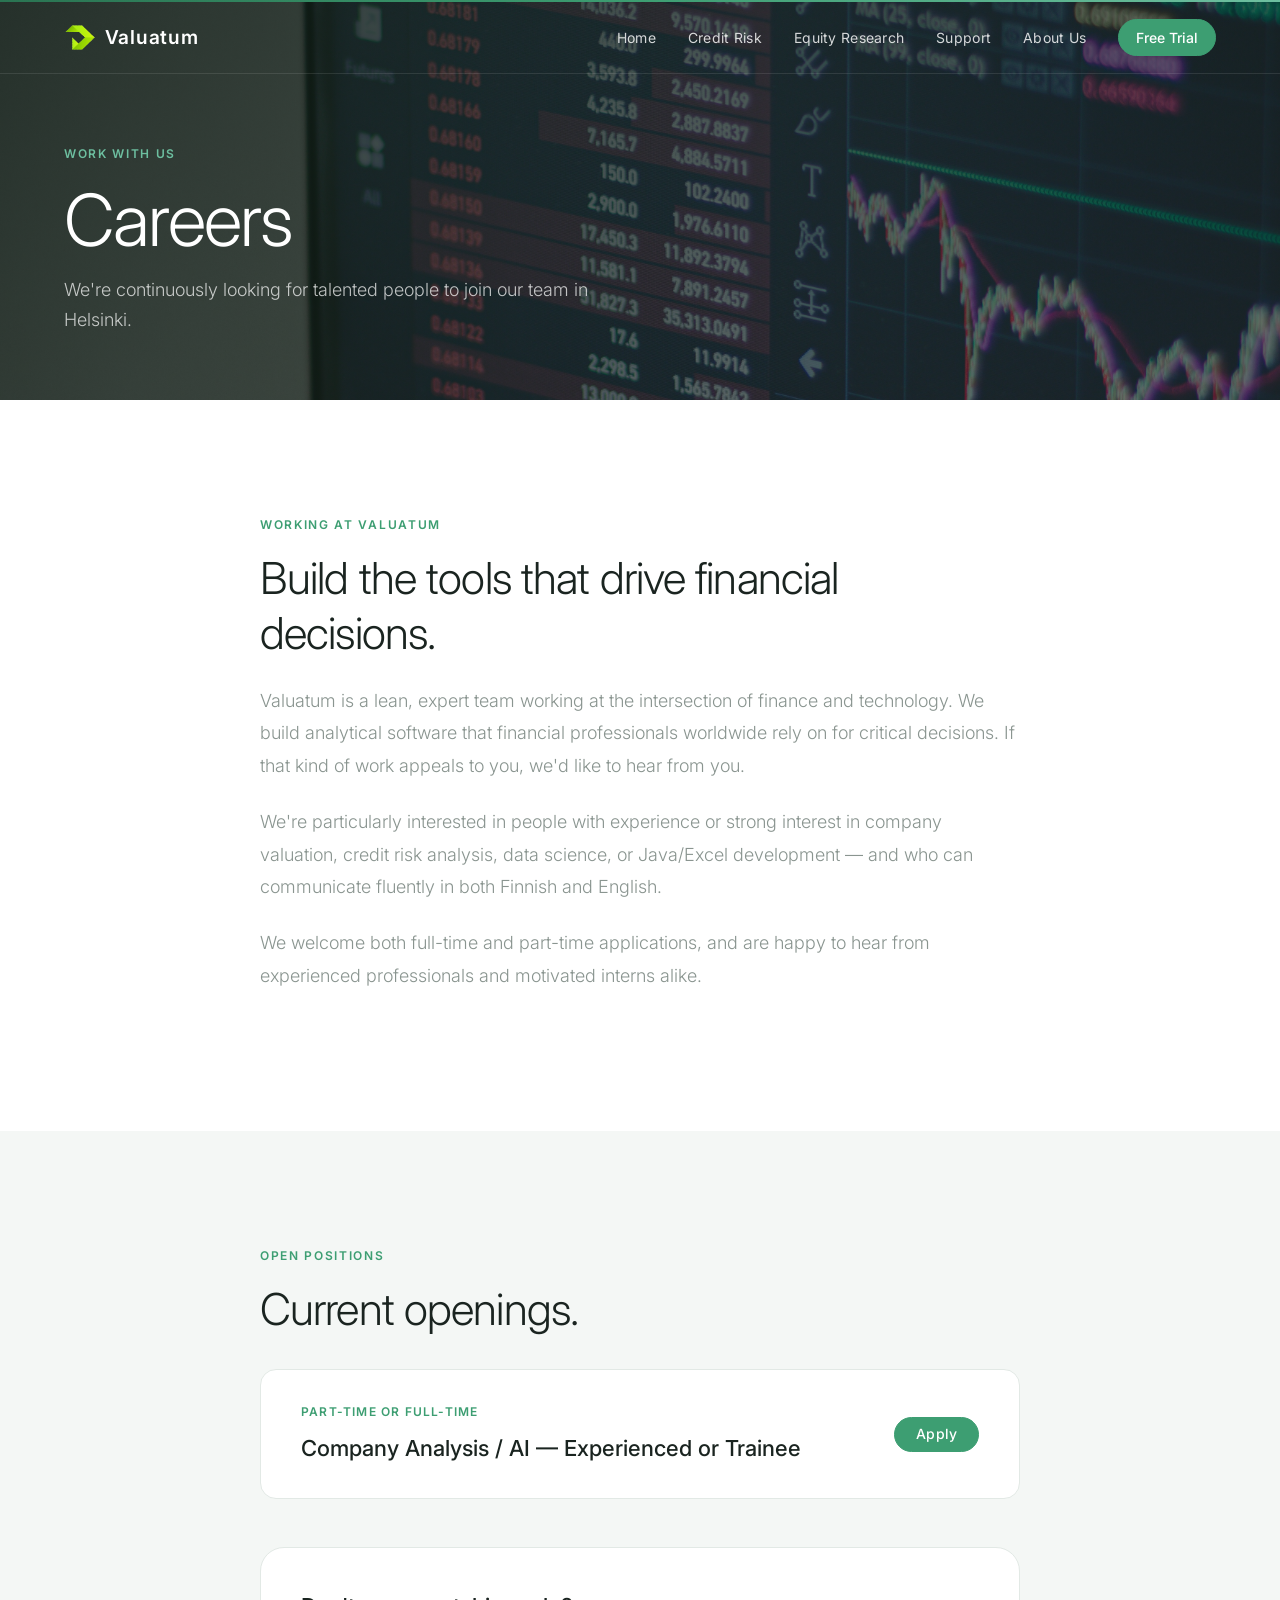
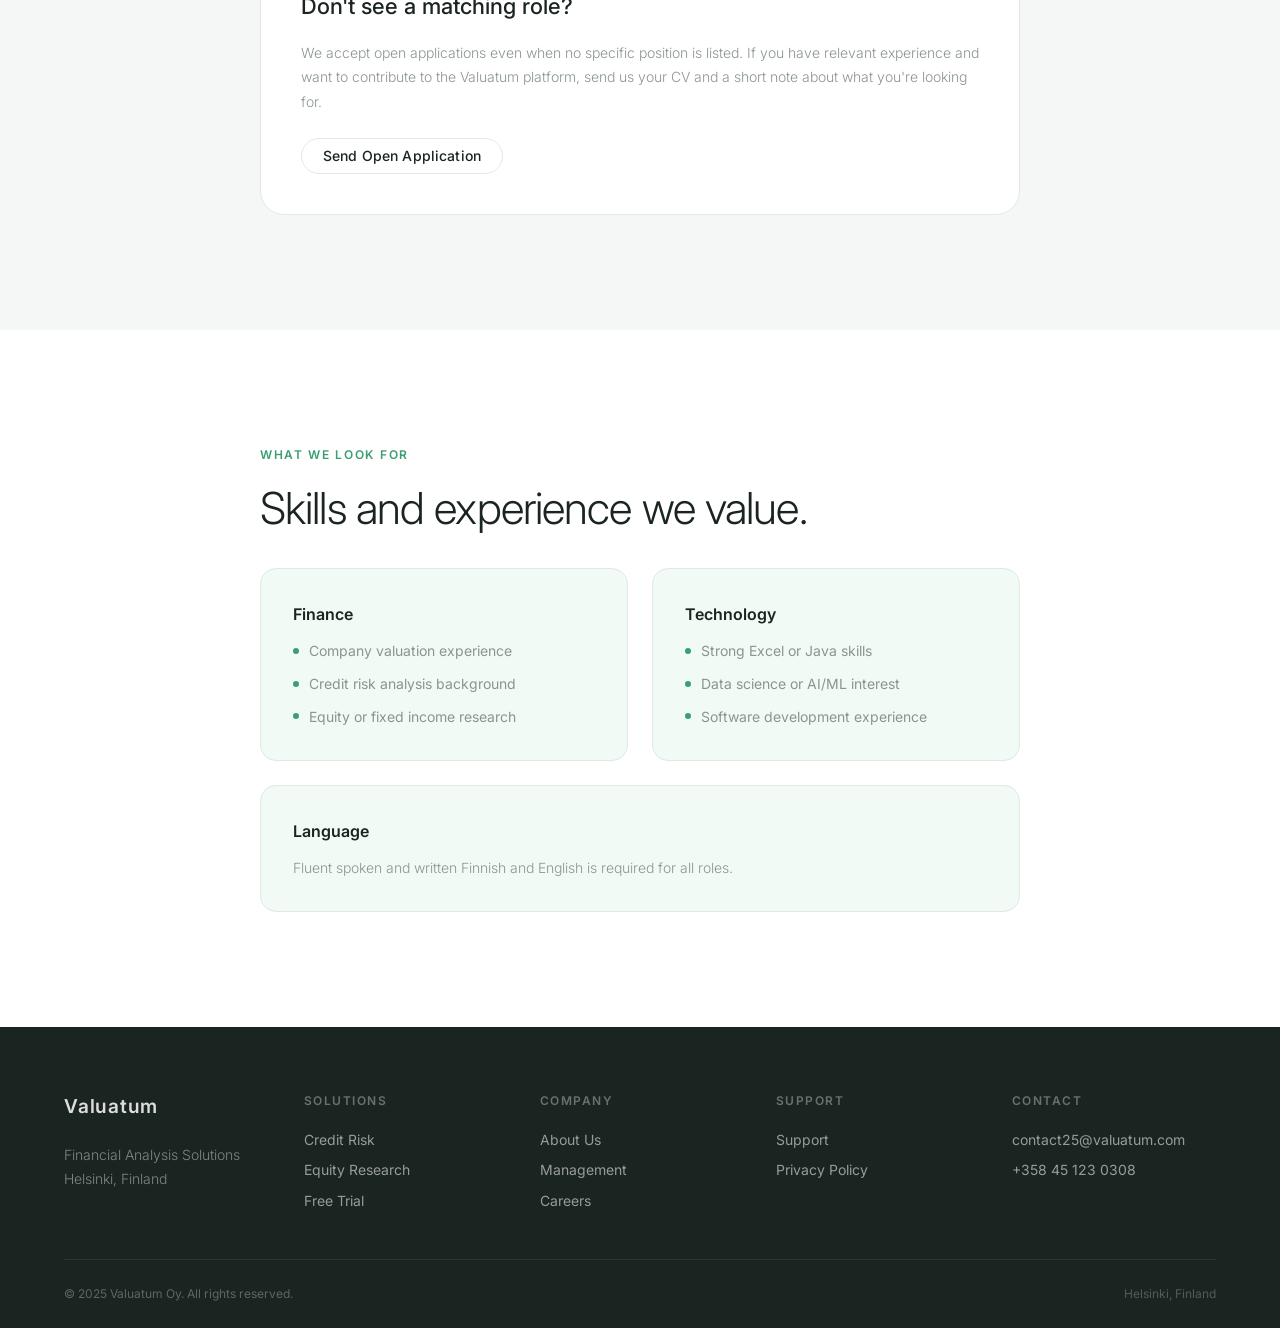
<file: careers.html>
<!DOCTYPE html>
<html lang="en">
<head>
  <meta charset="UTF-8">
  <meta name="viewport" content="width=device-width, initial-scale=1.0">
  <title>Careers – Valuatum Financial Analysis Solutions</title>
  <meta name="description" content="Join Valuatum — we're looking for talented people with experience in financial analysis, data science, and software engineering.">
  <link rel="preconnect" href="https://fonts.googleapis.com">
  <link rel="preconnect" href="https://fonts.gstatic.com" crossorigin>
  <link href="https://fonts.googleapis.com/css2?family=Inter:ital,opsz,wght@0,14..32,300;0,14..32,400;0,14..32,500;0,14..32,600;0,14..32,700;1,14..32,300;1,14..32,400&display=swap" rel="stylesheet">
  <link rel="stylesheet" href="css/style.css">
</head>
<body>

  <!-- NAVIGATION -->
  <header class="nav" id="nav">
    <div class="nav-inner">
      <a href="index.html" class="nav-logo" aria-label="Valuatum home">
        <img src="images/valuatum-icon.png" alt="" class="nav-logo-icon" aria-hidden="true">
        <span class="nav-logo-wordmark">Valuatum</span>
      </a>
      <nav class="nav-links" aria-label="Main navigation">
        <a href="index.html" class="nav-link">Home</a>
        <a href="credit-risk.html" class="nav-link">Credit Risk</a>
        <a href="equity-research.html" class="nav-link">Equity Research</a>
        <a href="support.html" class="nav-link">Support</a>
        <a href="about.html" class="nav-link">About Us</a>
      </nav>
      <a href="free-trial.html" class="nav-cta">Free Trial</a>
      <button class="nav-hamburger" aria-label="Open menu" aria-expanded="false">
        <span></span><span></span><span></span>
      </button>
    </div>
    <div class="nav-mobile-menu" id="mobileMenu">
      <a href="index.html" class="nav-mobile-link">Home</a>
      <a href="credit-risk.html" class="nav-mobile-link">Credit Risk</a>
      <a href="equity-research.html" class="nav-mobile-link">Equity Research</a>
      <a href="support.html" class="nav-mobile-link">Support</a>
      <a href="about.html" class="nav-mobile-link">About Us</a>
      <a href="free-trial.html" class="nav-mobile-link nav-mobile-cta">Free Trial</a>
    </div>
  </header>

  <!-- PAGE HERO -->
  <section class="page-hero" style="min-height:clamp(280px, 35vw, 400px);">
    <div class="page-hero-bg" style="background-image: url('images/stock2.jpg'); background-position: center 50%;"></div>
    <div class="page-hero-overlay"></div>
    <div class="page-hero-content">
      <span class="page-category">Work With Us</span>
      <h1 class="page-hero-title">Careers</h1>
      <p class="page-hero-sub">
        We're continuously looking for talented people to join our team in Helsinki.
      </p>
    </div>
  </section>

  <main>

    <!-- INTRO -->
    <section class="content-section">
      <div class="container">
        <div style="max-width:760px; margin:0 auto;">
          <p class="section-eyebrow reveal">Working at Valuatum</p>
          <h2 class="prose-headline reveal">Build the tools that drive financial decisions.</h2>
          <p class="prose-body reveal">
            Valuatum is a lean, expert team working at the intersection of finance and technology. We build analytical software that financial professionals worldwide rely on for critical decisions. If that kind of work appeals to you, we'd like to hear from you.
          </p>
          <p class="prose-body reveal">
            We're particularly interested in people with experience or strong interest in company valuation, credit risk analysis, data science, or Java/Excel development — and who can communicate fluently in both Finnish and English.
          </p>
          <p class="prose-body reveal">
            We welcome both full-time and part-time applications, and are happy to hear from experienced professionals and motivated interns alike.
          </p>
        </div>
      </div>
    </section>

    <!-- OPEN POSITIONS -->
    <section class="content-section content-section--alt">
      <div class="container">
        <div style="max-width:760px; margin:0 auto;">
          <p class="section-eyebrow reveal">Open Positions</p>
          <h2 class="prose-headline reveal">Current openings.</h2>

          <div style="display:flex; flex-direction:column; gap:1rem; margin-top:2rem;" class="reveal">

            <div class="position-card">
              <div>
                <p class="position-type">Part-time or Full-time</p>
                <p class="position-title">Company Analysis / AI — Experienced or Trainee</p>
              </div>
              <a href="mailto:contact25@valuatum.com" class="btn btn-primary">Apply</a>
            </div>

          </div>

          <div style="margin-top:3rem; padding:2.5rem; background:var(--white); border:1px solid var(--color-border); border-radius:var(--r-xl);" class="reveal">
            <h3 style="font-size:var(--text-lg); font-weight:500; color:var(--charcoal); margin-bottom:1rem;">Don't see a matching role?</h3>
            <p style="font-size:var(--text-sm); font-weight:300; line-height:1.75; color:var(--gray-steel); margin-bottom:1.5rem;">
              We accept open applications even when no specific position is listed. If you have relevant experience and want to contribute to the Valuatum platform, send us your CV and a short note about what you're looking for.
            </p>
            <a href="mailto:contact25@valuatum.com" class="btn btn-outline-dark">Send Open Application</a>
          </div>
        </div>
      </div>
    </section>

    <!-- WHAT WE LOOK FOR -->
    <section class="content-section">
      <div class="container">
        <div style="max-width:760px; margin:0 auto;">
          <p class="section-eyebrow reveal">What We Look For</p>
          <h2 class="prose-headline reveal">Skills and experience we value.</h2>
          <div style="display:grid; grid-template-columns:1fr 1fr; gap:1.5rem; margin-top:2rem;" class="reveal">
            <div style="padding:2rem; background:var(--green-faint); border:1px solid var(--color-border); border-radius:var(--r-lg);">
              <h4 style="font-size:var(--text-base); font-weight:600; color:var(--charcoal); margin-bottom:0.75rem;">Finance</h4>
              <ul style="list-style:none; display:flex; flex-direction:column; gap:0.6rem;">
                <li style="display:flex; align-items:center; gap:0.65rem; font-size:var(--text-sm); color:var(--gray-steel);">
                  <span style="width:6px; height:6px; border-radius:50%; background:var(--green); flex-shrink:0;"></span>
                  Company valuation experience
                </li>
                <li style="display:flex; align-items:center; gap:0.65rem; font-size:var(--text-sm); color:var(--gray-steel);">
                  <span style="width:6px; height:6px; border-radius:50%; background:var(--green); flex-shrink:0;"></span>
                  Credit risk analysis background
                </li>
                <li style="display:flex; align-items:center; gap:0.65rem; font-size:var(--text-sm); color:var(--gray-steel);">
                  <span style="width:6px; height:6px; border-radius:50%; background:var(--green); flex-shrink:0;"></span>
                  Equity or fixed income research
                </li>
              </ul>
            </div>
            <div style="padding:2rem; background:var(--green-faint); border:1px solid var(--color-border); border-radius:var(--r-lg);">
              <h4 style="font-size:var(--text-base); font-weight:600; color:var(--charcoal); margin-bottom:0.75rem;">Technology</h4>
              <ul style="list-style:none; display:flex; flex-direction:column; gap:0.6rem;">
                <li style="display:flex; align-items:center; gap:0.65rem; font-size:var(--text-sm); color:var(--gray-steel);">
                  <span style="width:6px; height:6px; border-radius:50%; background:var(--green); flex-shrink:0;"></span>
                  Strong Excel or Java skills
                </li>
                <li style="display:flex; align-items:center; gap:0.65rem; font-size:var(--text-sm); color:var(--gray-steel);">
                  <span style="width:6px; height:6px; border-radius:50%; background:var(--green); flex-shrink:0;"></span>
                  Data science or AI/ML interest
                </li>
                <li style="display:flex; align-items:center; gap:0.65rem; font-size:var(--text-sm); color:var(--gray-steel);">
                  <span style="width:6px; height:6px; border-radius:50%; background:var(--green); flex-shrink:0;"></span>
                  Software development experience
                </li>
              </ul>
            </div>
            <div style="padding:2rem; background:var(--green-faint); border:1px solid var(--color-border); border-radius:var(--r-lg); grid-column:span 2;">
              <h4 style="font-size:var(--text-base); font-weight:600; color:var(--charcoal); margin-bottom:0.75rem;">Language</h4>
              <p style="font-size:var(--text-sm); font-weight:300; color:var(--gray-steel);">Fluent spoken and written Finnish and English is required for all roles.</p>
            </div>
          </div>
        </div>
      </div>
    </section>

  </main>

  <footer class="footer">
    <div class="container">
      <div class="footer-top">
        <div class="footer-brand">
          <div class="footer-logo-wrap">
            <span class="footer-wordmark">Valuatum</span>
          </div>
          <p class="footer-tagline">Financial Analysis Solutions<br>Helsinki, Finland</p>
        </div>
        <nav class="footer-nav" aria-label="Footer navigation">
          <div class="footer-col">
            <span class="footer-col-label">Solutions</span>
            <a href="credit-risk.html" class="footer-link">Credit Risk</a>
            <a href="equity-research.html" class="footer-link">Equity Research</a>
            <a href="free-trial.html" class="footer-link">Free Trial</a>
          </div>
          <div class="footer-col">
            <span class="footer-col-label">Company</span>
            <a href="about.html" class="footer-link">About Us</a>
            <a href="management.html" class="footer-link">Management</a>
            <a href="careers.html" class="footer-link">Careers</a>
          </div>
          <div class="footer-col">
            <span class="footer-col-label">Support</span>
            <a href="support.html" class="footer-link">Support</a>
            <a href="privacy.html" class="footer-link">Privacy Policy</a>
          </div>
          <div class="footer-col">
            <span class="footer-col-label">Contact</span>
            <a href="mailto:contact25@valuatum.com" class="footer-link">contact25@valuatum.com</a>
            <a href="tel:+358451230308" class="footer-link">+358 45 123 0308</a>
          </div>
        </nav>
      </div>
      <div class="footer-bottom">
        <p class="footer-copy">© 2025 Valuatum Oy. All rights reserved.</p>
        <p class="footer-reg">Helsinki, Finland</p>
      </div>
    </div>
  </footer>

  <script src="js/script.js"></script>
</body>
</html>
</file>
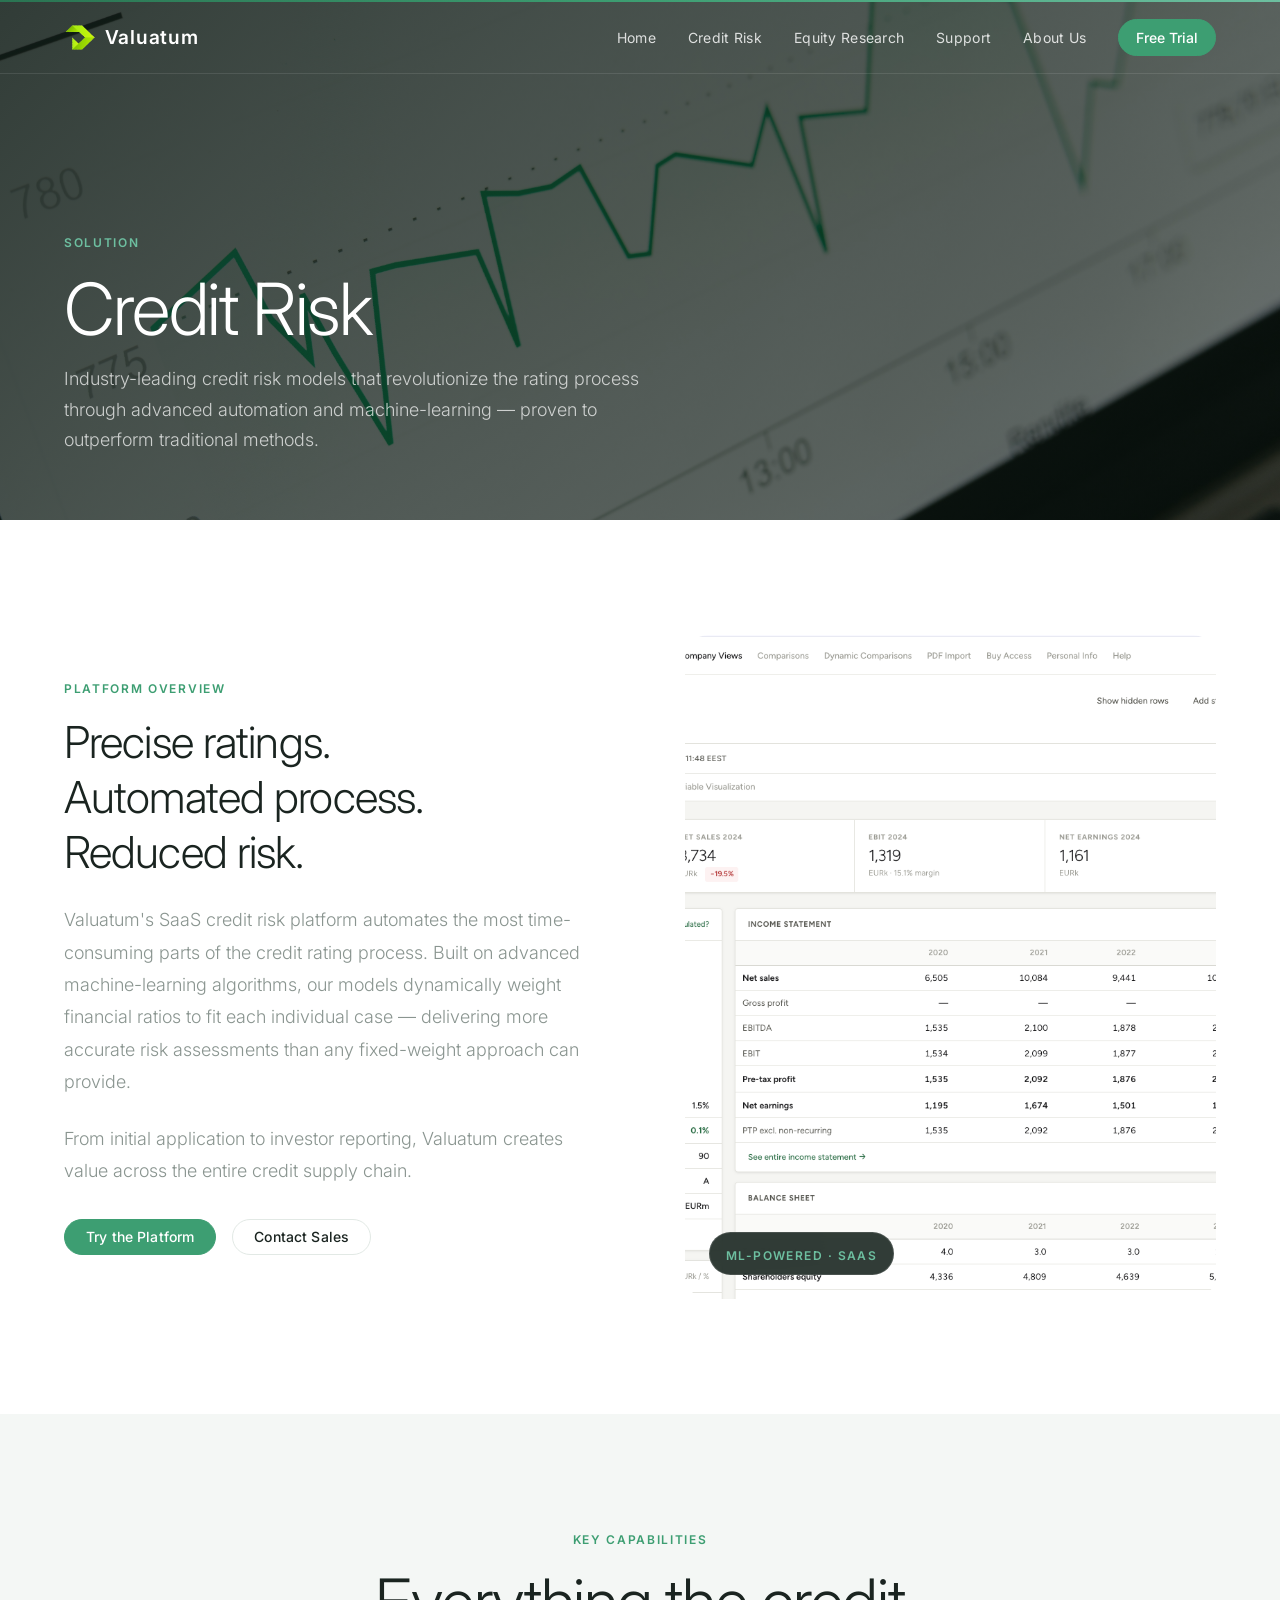
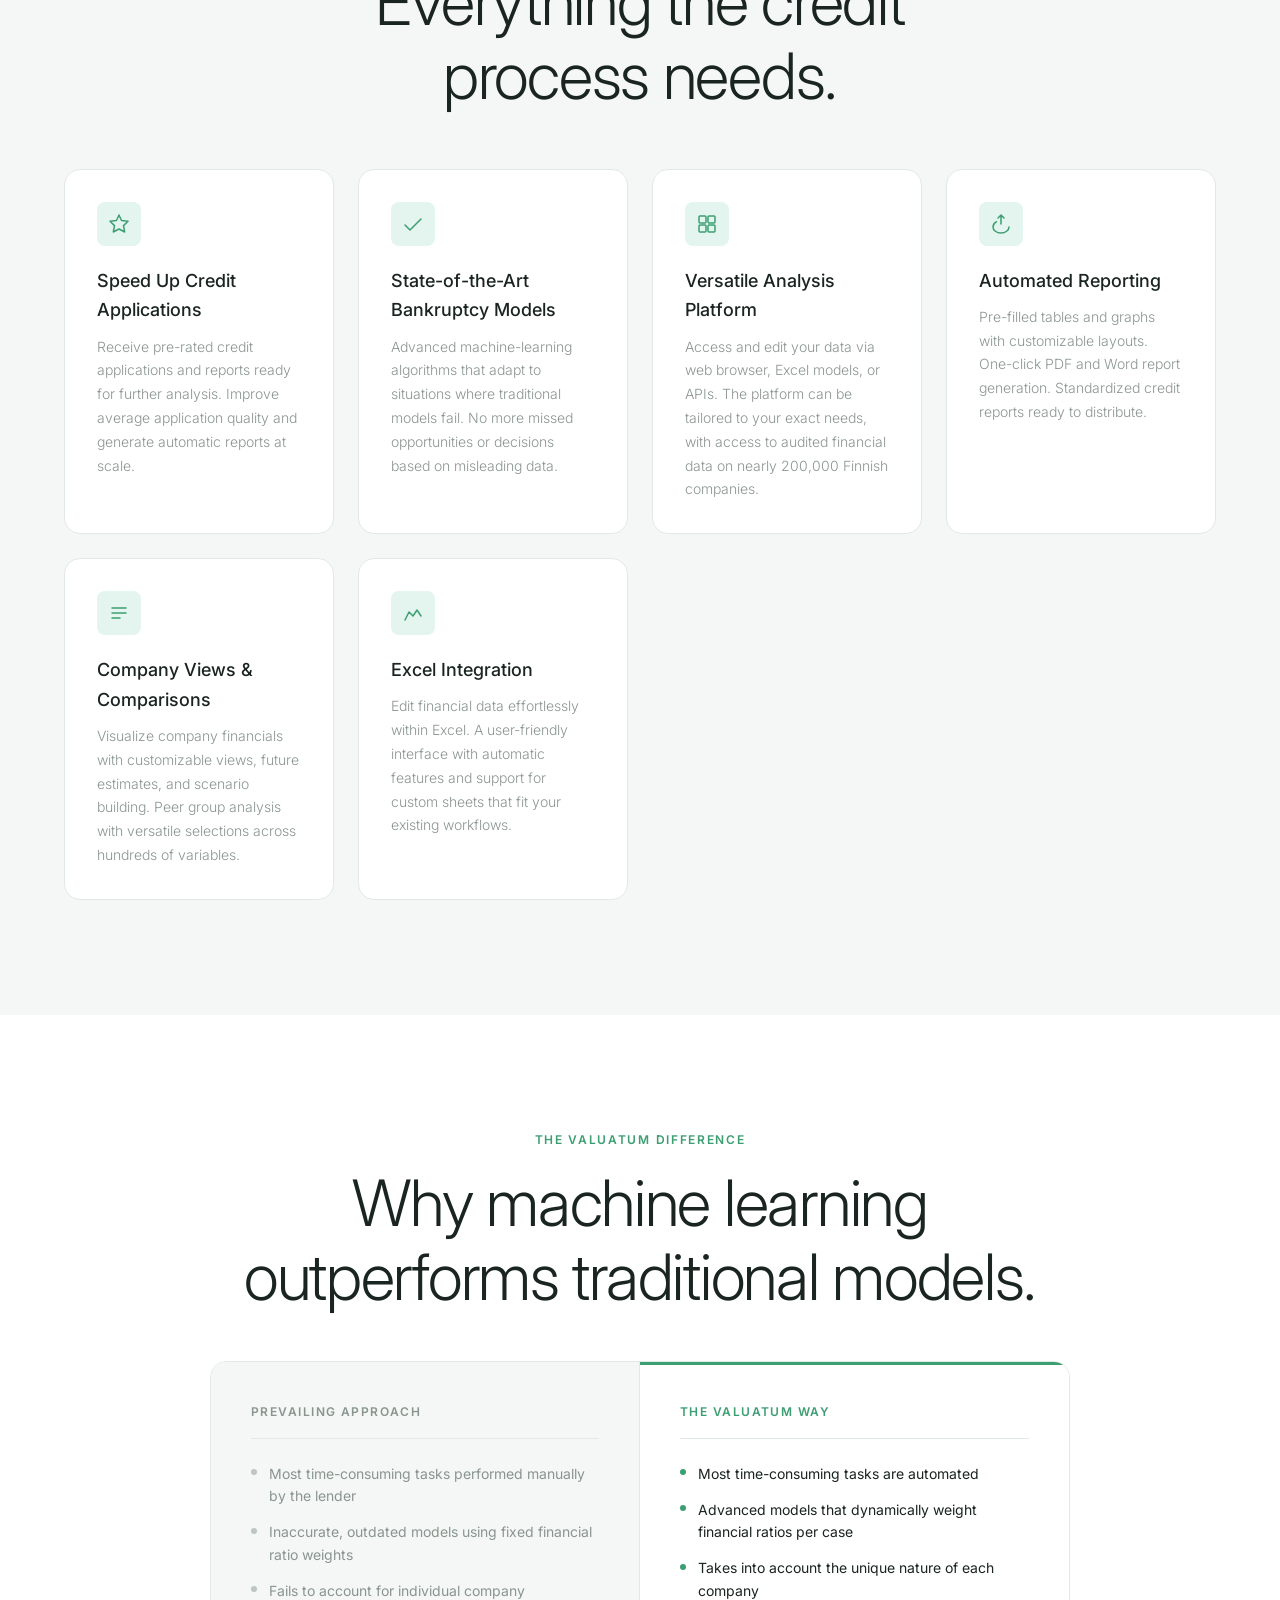
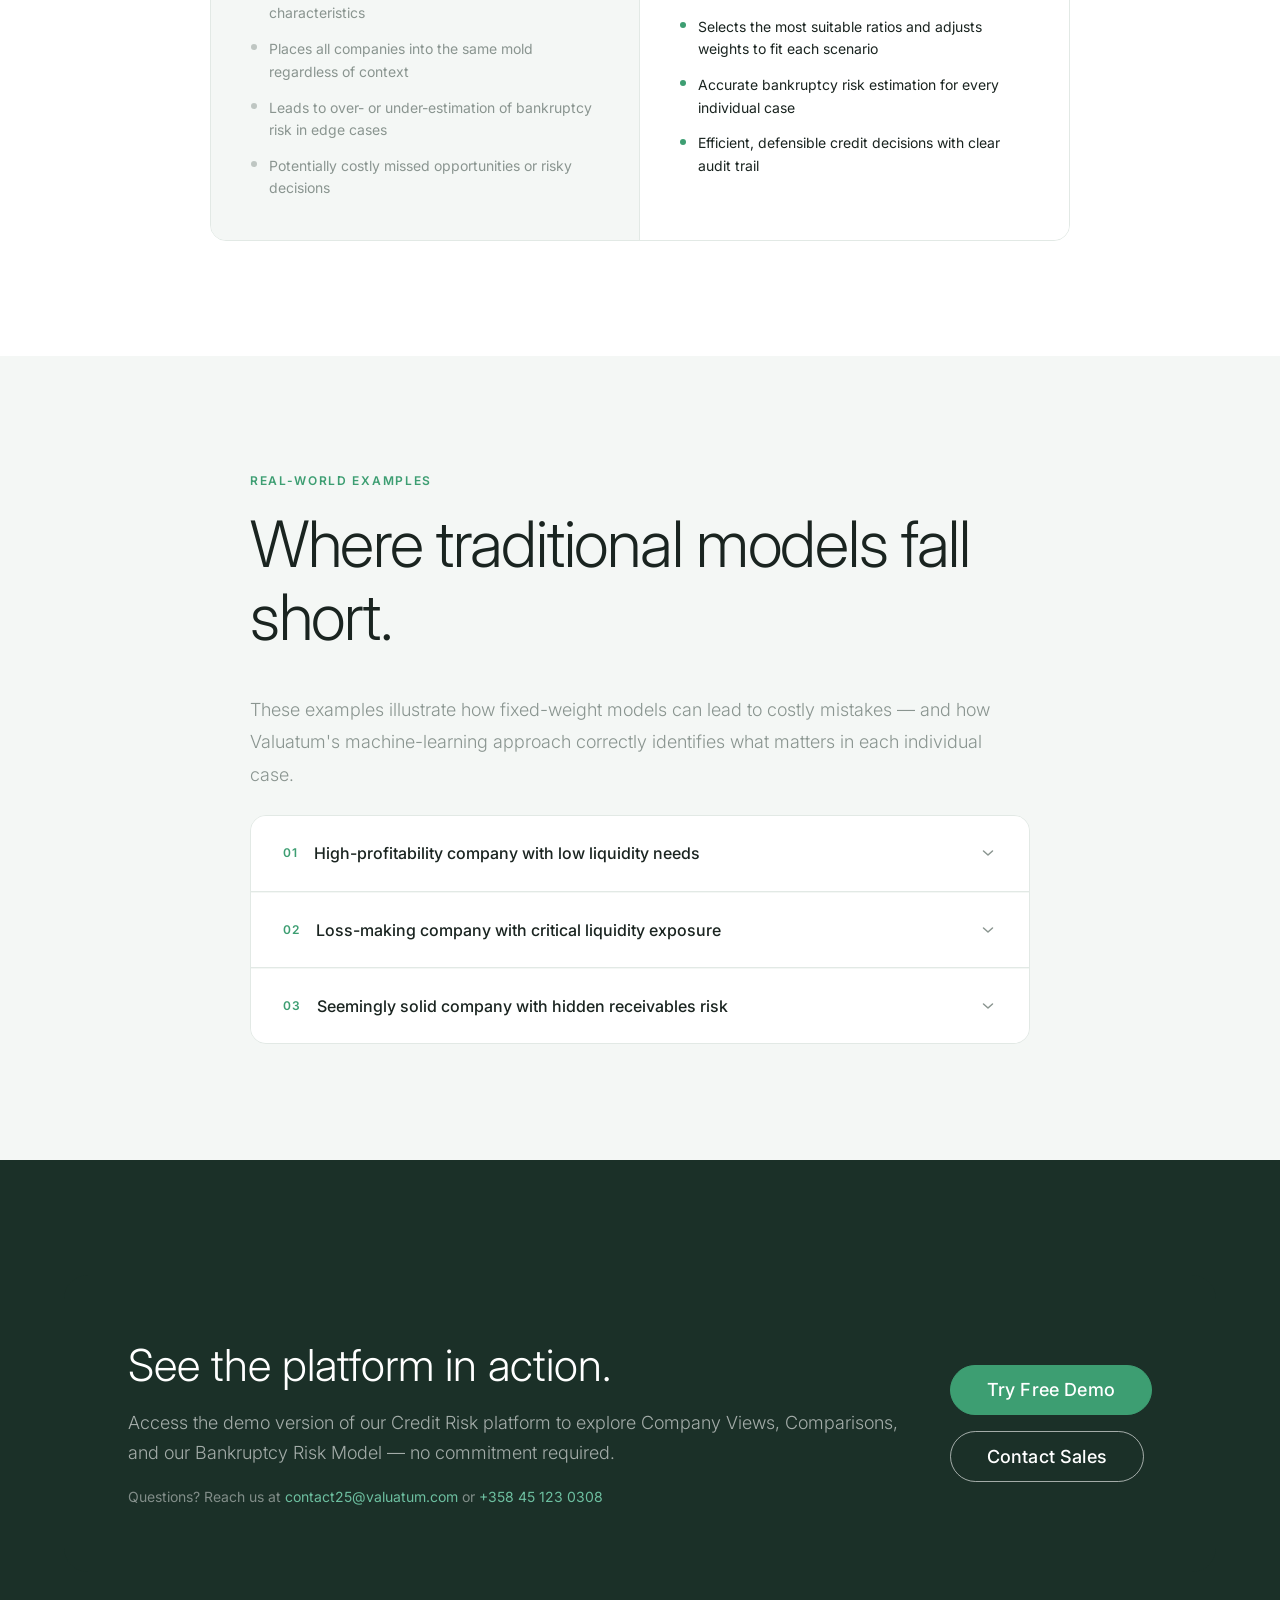
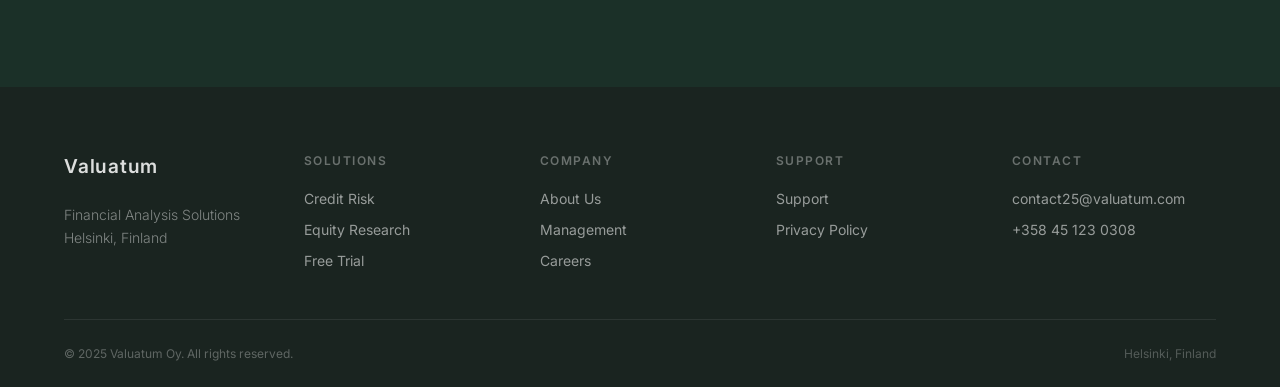
<file: credit-risk.html>
<!DOCTYPE html>
<html lang="en">
<head>
  <meta charset="UTF-8">
  <meta name="viewport" content="width=device-width, initial-scale=1.0">
  <title>Credit Risk – Valuatum Financial Analysis Solutions</title>
  <meta name="description" content="Valuatum's credit risk platform automates credit scoring, accelerates decision-making, and reduces risk using advanced machine-learning bankruptcy models.">
  <link rel="preconnect" href="https://fonts.googleapis.com">
  <link rel="preconnect" href="https://fonts.gstatic.com" crossorigin>
  <link href="https://fonts.googleapis.com/css2?family=Inter:ital,opsz,wght@0,14..32,300;0,14..32,400;0,14..32,500;0,14..32,600;0,14..32,700;1,14..32,300;1,14..32,400&display=swap" rel="stylesheet">
  <link rel="stylesheet" href="css/style.css">
</head>
<body>

  <!-- NAVIGATION -->
  <header class="nav" id="nav">
    <div class="nav-inner">
      <a href="index.html" class="nav-logo" aria-label="Valuatum home">
        <img src="images/valuatum-icon.png" alt="" class="nav-logo-icon" aria-hidden="true">
        <span class="nav-logo-wordmark">Valuatum</span>
      </a>
      <nav class="nav-links" aria-label="Main navigation">
        <a href="index.html" class="nav-link">Home</a>
        <a href="credit-risk.html" class="nav-link">Credit Risk</a>
        <a href="equity-research.html" class="nav-link">Equity Research</a>
        <a href="support.html" class="nav-link">Support</a>
        <a href="about.html" class="nav-link">About Us</a>
      </nav>
      <a href="free-trial.html" class="nav-cta">Free Trial</a>
      <button class="nav-hamburger" aria-label="Open menu" aria-expanded="false">
        <span></span><span></span><span></span>
      </button>
    </div>
    <div class="nav-mobile-menu" id="mobileMenu">
      <a href="index.html" class="nav-mobile-link">Home</a>
      <a href="credit-risk.html" class="nav-mobile-link">Credit Risk</a>
      <a href="equity-research.html" class="nav-mobile-link">Equity Research</a>
      <a href="support.html" class="nav-mobile-link">Support</a>
      <a href="about.html" class="nav-mobile-link">About Us</a>
      <a href="free-trial.html" class="nav-mobile-link nav-mobile-cta">Free Trial</a>
    </div>
  </header>

  <!-- PAGE HERO -->
  <section class="page-hero">
    <div class="page-hero-bg" style="background-image: url('images/stock.jpg'); background-position: center 35%;"></div>
    <div class="page-hero-overlay"></div>
    <div class="page-hero-content">
      <span class="page-category">Solution</span>
      <h1 class="page-hero-title">Credit Risk</h1>
      <p class="page-hero-sub">
        Industry-leading credit risk models that revolutionize the rating process through advanced automation and machine-learning — proven to outperform traditional methods.
      </p>
    </div>
  </section>

  <main>

    <!-- INTRO -->
    <section class="content-section">
      <div class="container">
        <div class="two-col two-col--center">
          <div>
            <p class="section-eyebrow reveal">Platform Overview</p>
            <h2 class="prose-headline reveal">Precise ratings.<br>Automated process.<br>Reduced risk.</h2>
            <p class="prose-body reveal">
              Valuatum's SaaS credit risk platform automates the most time-consuming parts of the credit rating process. Built on advanced machine-learning algorithms, our models dynamically weight financial ratios to fit each individual case — delivering more accurate risk assessments than any fixed-weight approach can provide.
            </p>
            <p class="prose-body reveal">
              From initial application to investor reporting, Valuatum creates value across the entire credit supply chain.
            </p>
            <div style="display:flex; gap:1rem; flex-wrap:wrap; margin-top:2rem;" class="reveal">
              <a href="free-trial.html" class="btn btn-primary">Try the Platform</a>
              <a href="support.html" class="btn btn-outline-dark">Contact Sales</a>
            </div>
          </div>
          <div class="reveal" data-delay="100">
            <div class="sol-image-wrap">
              <img src="images/Valuatum_creditrisk_software_UI.png" alt="Valuatum Credit Risk platform interface" loading="lazy">
              <div class="sol-image-tag">
                <span>ML-Powered · SaaS</span>
              </div>
            </div>
          </div>
        </div>
      </div>
    </section>

    <!-- KEY CAPABILITIES -->
    <section class="content-section content-section--alt">
      <div class="container">
        <div style="text-align:center; max-width:640px; margin:0 auto 3.5rem;">
          <p class="section-eyebrow reveal">Key Capabilities</p>
          <h2 class="section-headline reveal">Everything the credit process needs.</h2>
        </div>
        <div class="features-grid">
          <div class="feature-card reveal">
            <div class="feature-icon" aria-hidden="true">
              <svg width="22" height="22" viewBox="0 0 22 22" fill="none"><path d="M11 2L13.5 7.5L20 8.3L15.5 12.6L16.7 19L11 16L5.3 19L6.5 12.6L2 8.3L8.5 7.5L11 2Z" stroke="currentColor" stroke-width="1.5" stroke-linejoin="round"/></svg>
            </div>
            <h3 class="feature-title">Speed Up Credit Applications</h3>
            <p class="feature-body">Receive pre-rated credit applications and reports ready for further analysis. Improve average application quality and generate automatic reports at scale.</p>
          </div>
          <div class="feature-card reveal" data-delay="80">
            <div class="feature-icon" aria-hidden="true">
              <svg width="22" height="22" viewBox="0 0 22 22" fill="none"><path d="M3 12L8 17L19 6" stroke="currentColor" stroke-width="1.5" stroke-linecap="round" stroke-linejoin="round"/></svg>
            </div>
            <h3 class="feature-title">State-of-the-Art Bankruptcy Models</h3>
            <p class="feature-body">Advanced machine-learning algorithms that adapt to situations where traditional models fail. No more missed opportunities or decisions based on misleading data.</p>
          </div>
          <div class="feature-card reveal" data-delay="160">
            <div class="feature-icon" aria-hidden="true">
              <svg width="22" height="22" viewBox="0 0 22 22" fill="none"><rect x="3" y="3" width="7" height="7" rx="1" stroke="currentColor" stroke-width="1.5"/><rect x="12" y="3" width="7" height="7" rx="1" stroke="currentColor" stroke-width="1.5"/><rect x="3" y="12" width="7" height="7" rx="1" stroke="currentColor" stroke-width="1.5"/><rect x="12" y="12" width="7" height="7" rx="1" stroke="currentColor" stroke-width="1.5"/></svg>
            </div>
            <h3 class="feature-title">Versatile Analysis Platform</h3>
            <p class="feature-body">Access and edit your data via web browser, Excel models, or APIs. The platform can be tailored to your exact needs, with access to audited financial data on nearly 200,000 Finnish companies.</p>
          </div>
          <div class="feature-card reveal" data-delay="240">
            <div class="feature-icon" aria-hidden="true">
              <svg width="22" height="22" viewBox="0 0 22 22" fill="none"><path d="M19 14c0 3.3-3.6 6-8 6S3 17.3 3 14c0-2.2 1.4-4.1 3.5-5.3" stroke="currentColor" stroke-width="1.5" stroke-linecap="round"/><path d="M11 2v9m0-9l-3 3m3-3l3 3" stroke="currentColor" stroke-width="1.5" stroke-linecap="round" stroke-linejoin="round"/></svg>
            </div>
            <h3 class="feature-title">Automated Reporting</h3>
            <p class="feature-body">Pre-filled tables and graphs with customizable layouts. One-click PDF and Word report generation. Standardized credit reports ready to distribute.</p>
          </div>
          <div class="feature-card reveal" data-delay="320">
            <div class="feature-icon" aria-hidden="true">
              <svg width="22" height="22" viewBox="0 0 22 22" fill="none"><path d="M4 6h14M4 11h14M4 16h8" stroke="currentColor" stroke-width="1.5" stroke-linecap="round"/></svg>
            </div>
            <h3 class="feature-title">Company Views &amp; Comparisons</h3>
            <p class="feature-body">Visualize company financials with customizable views, future estimates, and scenario building. Peer group analysis with versatile selections across hundreds of variables.</p>
          </div>
          <div class="feature-card reveal" data-delay="400">
            <div class="feature-icon" aria-hidden="true">
              <svg width="22" height="22" viewBox="0 0 22 22" fill="none"><path d="M3 18L7 10L11 14L15 8L19 14" stroke="currentColor" stroke-width="1.5" stroke-linecap="round" stroke-linejoin="round"/></svg>
            </div>
            <h3 class="feature-title">Excel Integration</h3>
            <p class="feature-body">Edit financial data effortlessly within Excel. A user-friendly interface with automatic features and support for custom sheets that fit your existing workflows.</p>
          </div>
        </div>
      </div>
    </section>

    <!-- COMPARISON -->
    <section class="content-section">
      <div class="container">
        <div style="max-width:860px; margin:0 auto;">
          <div style="text-align:center; margin-bottom:3rem;">
            <p class="section-eyebrow reveal">The Valuatum Difference</p>
            <h2 class="section-headline reveal">Why machine learning outperforms traditional models.</h2>
          </div>
          <div class="comparison reveal">
            <div class="comparison-col comparison-col--prev">
              <div class="comparison-label">Prevailing approach</div>
              <ul class="comparison-list">
                <li>Most time-consuming tasks performed manually by the lender</li>
                <li>Inaccurate, outdated models using fixed financial ratio weights</li>
                <li>Fails to account for individual company characteristics</li>
                <li>Places all companies into the same mold regardless of context</li>
                <li>Leads to over- or under-estimation of bankruptcy risk in edge cases</li>
                <li>Potentially costly missed opportunities or risky decisions</li>
              </ul>
            </div>
            <div class="comparison-col comparison-col--val">
              <div class="comparison-label comparison-label--val">The Valuatum way</div>
              <ul class="comparison-list">
                <li>Most time-consuming tasks are automated</li>
                <li>Advanced models that dynamically weight financial ratios per case</li>
                <li>Takes into account the unique nature of each company</li>
                <li>Selects the most suitable ratios and adjusts weights to fit each scenario</li>
                <li>Accurate bankruptcy risk estimation for every individual case</li>
                <li>Efficient, defensible credit decisions with clear audit trail</li>
              </ul>
            </div>
          </div>
        </div>
      </div>
    </section>

    <!-- REAL EXAMPLES -->
    <section class="content-section content-section--alt">
      <div class="container">
        <div style="max-width:780px; margin:0 auto;">
          <p class="section-eyebrow reveal">Real-World Examples</p>
          <h2 class="section-headline reveal">Where traditional models fall short.</h2>
          <p class="prose-body reveal">
            These examples illustrate how fixed-weight models can lead to costly mistakes — and how Valuatum's machine-learning approach correctly identifies what matters in each individual case.
          </p>
          <div class="examples-list reveal">

            <div class="example-item">
              <button class="example-header" aria-expanded="false">
                <span class="example-number">01</span>
                <span class="example-title">High-profitability company with low liquidity needs</span>
                <svg class="example-chevron" viewBox="0 0 18 18" fill="none"><path d="M4.5 7l4.5 4 4.5-4" stroke="currentColor" stroke-width="1.5" stroke-linecap="round" stroke-linejoin="round"/></svg>
              </button>
              <div class="example-body">
                <div class="example-body-inner">
                  <p class="example-sub">Company Profile</p>
                  <p class="example-text">Company A is relatively stable with high profitability and a sound financial position. Because they can access credit easily, they have no need to maintain high liquidity buffers.</p>
                  <p class="example-sub">Traditional Model Failure</p>
                  <p class="example-text">Fixed-weight models over-emphasize liquidity, causing the model to assign an artificially high bankruptcy risk — and a worse credit rating than reality warrants. The lender may miss a good low-risk opportunity, and Company A pays an interest rate higher than it deserves.</p>
                  <p class="example-sub">Valuatum Result</p>
                  <p class="example-text">Valuatum's machine-learning model recognizes that liquidity is less critical for companies like Company A. It correctly concentrates on other financial figures, assigns an accurate rating, and allows the lender to capitalize on a genuine low-risk opportunity.</p>
                </div>
              </div>
            </div>

            <div class="example-item">
              <button class="example-header" aria-expanded="false">
                <span class="example-number">02</span>
                <span class="example-title">Loss-making company with critical liquidity exposure</span>
                <svg class="example-chevron" viewBox="0 0 18 18" fill="none"><path d="M4.5 7l4.5 4 4.5-4" stroke="currentColor" stroke-width="1.5" stroke-linecap="round" stroke-linejoin="round"/></svg>
              </button>
              <div class="example-body">
                <div class="example-body-inner">
                  <p class="example-sub">Company Profile</p>
                  <p class="example-text">Company B has poor profitability, is generating heavy losses, carries high debt, and has no financial buffer to absorb setbacks.</p>
                  <p class="example-sub">Traditional Model Failure</p>
                  <p class="example-text">Fixed-weight models under-estimate the importance of liquidity in this context, making Company B appear more creditworthy than it is. A lender using traditional methods may take on undue risk based on an inaccurate rating.</p>
                  <p class="example-sub">Valuatum Result</p>
                  <p class="example-text">Valuatum's model understands that liquidity risk increases significantly for companies in Company B's situation. It weights this appropriately, assigns a correct rating, and ensures the lender can evaluate the true risk — and price it accordingly.</p>
                </div>
              </div>
            </div>

            <div class="example-item">
              <button class="example-header" aria-expanded="false">
                <span class="example-number">03</span>
                <span class="example-title">Seemingly solid company with hidden receivables risk</span>
                <svg class="example-chevron" viewBox="0 0 18 18" fill="none"><path d="M4.5 7l4.5 4 4.5-4" stroke="currentColor" stroke-width="1.5" stroke-linecap="round" stroke-linejoin="round"/></svg>
              </button>
              <div class="example-body">
                <div class="example-body-inner">
                  <p class="example-sub">Company Profile</p>
                  <p class="example-text">Company C is highly profitable with low indebtedness — on paper, a solid low-risk company. On closer inspection, it has an extremely high receivables turnover time and a balance sheet dominated almost entirely by sales receivables.</p>
                  <p class="example-sub">Traditional Model Failure</p>
                  <p class="example-text">Fixed-weight models assign a good rating based on profitability and low debt, paying little attention to the underlying receivables problem. The lender proceeds with an investment based on an inaccurate picture of the company's health.</p>
                  <p class="example-sub">Valuatum Result</p>
                  <p class="example-text">Valuatum's algorithm flags the high receivables turnover as a potential indicator of financial distress, despite the seemingly strong headline figures. The lender is alerted to investigate further — and may correctly avoid a high-risk exposure.</p>
                </div>
              </div>
            </div>

          </div>
        </div>
      </div>
    </section>

    <!-- CTA -->
    <section class="content-section content-section--dark">
      <div class="container">
        <div class="contact-card">
          <div>
            <h2 class="contact-card-title reveal">
              See the platform in action.
            </h2>
            <p class="contact-card-body reveal">
              Access the demo version of our Credit Risk platform to explore Company Views, Comparisons, and our Bankruptcy Risk Model — no commitment required.
            </p>
            <p class="contact-card-detail reveal">
              Questions? Reach us at <a href="mailto:contact25@valuatum.com">contact25@valuatum.com</a> or <a href="tel:+358451230308">+358 45 123 0308</a>
            </p>
          </div>
          <div class="reveal" style="flex-shrink:0; display:flex; gap:1rem; flex-direction:column; align-items:flex-start;">
            <a href="free-trial.html" class="btn btn-primary btn-large">Try Free Demo</a>
            <a href="support.html" class="btn btn-outline btn-large">Contact Sales</a>
          </div>
        </div>
      </div>
    </section>

  </main>

  <footer class="footer">
    <div class="container">
      <div class="footer-top">
        <div class="footer-brand">
          <div class="footer-logo-wrap">
            <span class="footer-wordmark">Valuatum</span>
          </div>
          <p class="footer-tagline">Financial Analysis Solutions<br>Helsinki, Finland</p>
        </div>
        <nav class="footer-nav" aria-label="Footer navigation">
          <div class="footer-col">
            <span class="footer-col-label">Solutions</span>
            <a href="credit-risk.html" class="footer-link">Credit Risk</a>
            <a href="equity-research.html" class="footer-link">Equity Research</a>
            <a href="free-trial.html" class="footer-link">Free Trial</a>
          </div>
          <div class="footer-col">
            <span class="footer-col-label">Company</span>
            <a href="about.html" class="footer-link">About Us</a>
            <a href="management.html" class="footer-link">Management</a>
            <a href="careers.html" class="footer-link">Careers</a>
          </div>
          <div class="footer-col">
            <span class="footer-col-label">Support</span>
            <a href="support.html" class="footer-link">Support</a>
            <a href="privacy.html" class="footer-link">Privacy Policy</a>
          </div>
          <div class="footer-col">
            <span class="footer-col-label">Contact</span>
            <a href="mailto:contact25@valuatum.com" class="footer-link">contact25@valuatum.com</a>
            <a href="tel:+358451230308" class="footer-link">+358 45 123 0308</a>
          </div>
        </nav>
      </div>
      <div class="footer-bottom">
        <p class="footer-copy">© 2025 Valuatum Oy. All rights reserved.</p>
        <p class="footer-reg">Helsinki, Finland</p>
      </div>
    </div>
  </footer>

  <script src="js/script.js"></script>
</body>
</html>
</file>
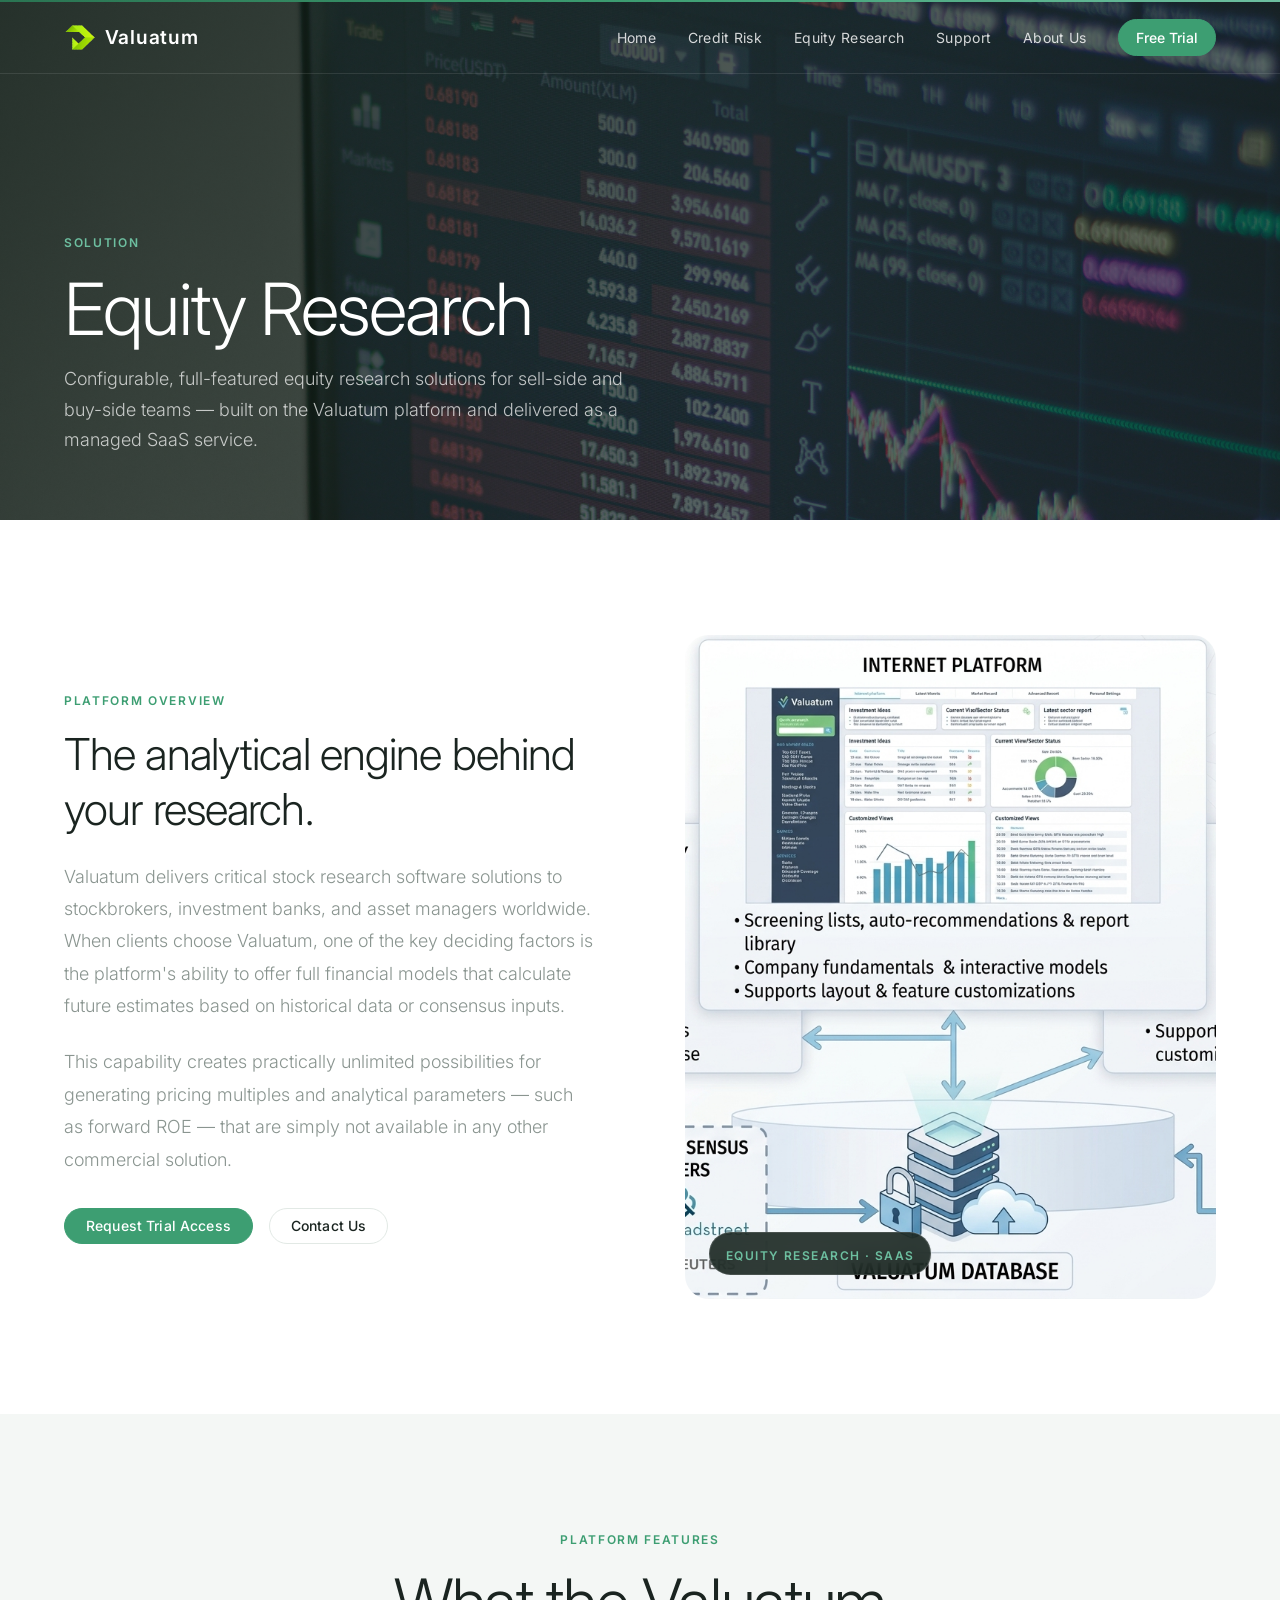
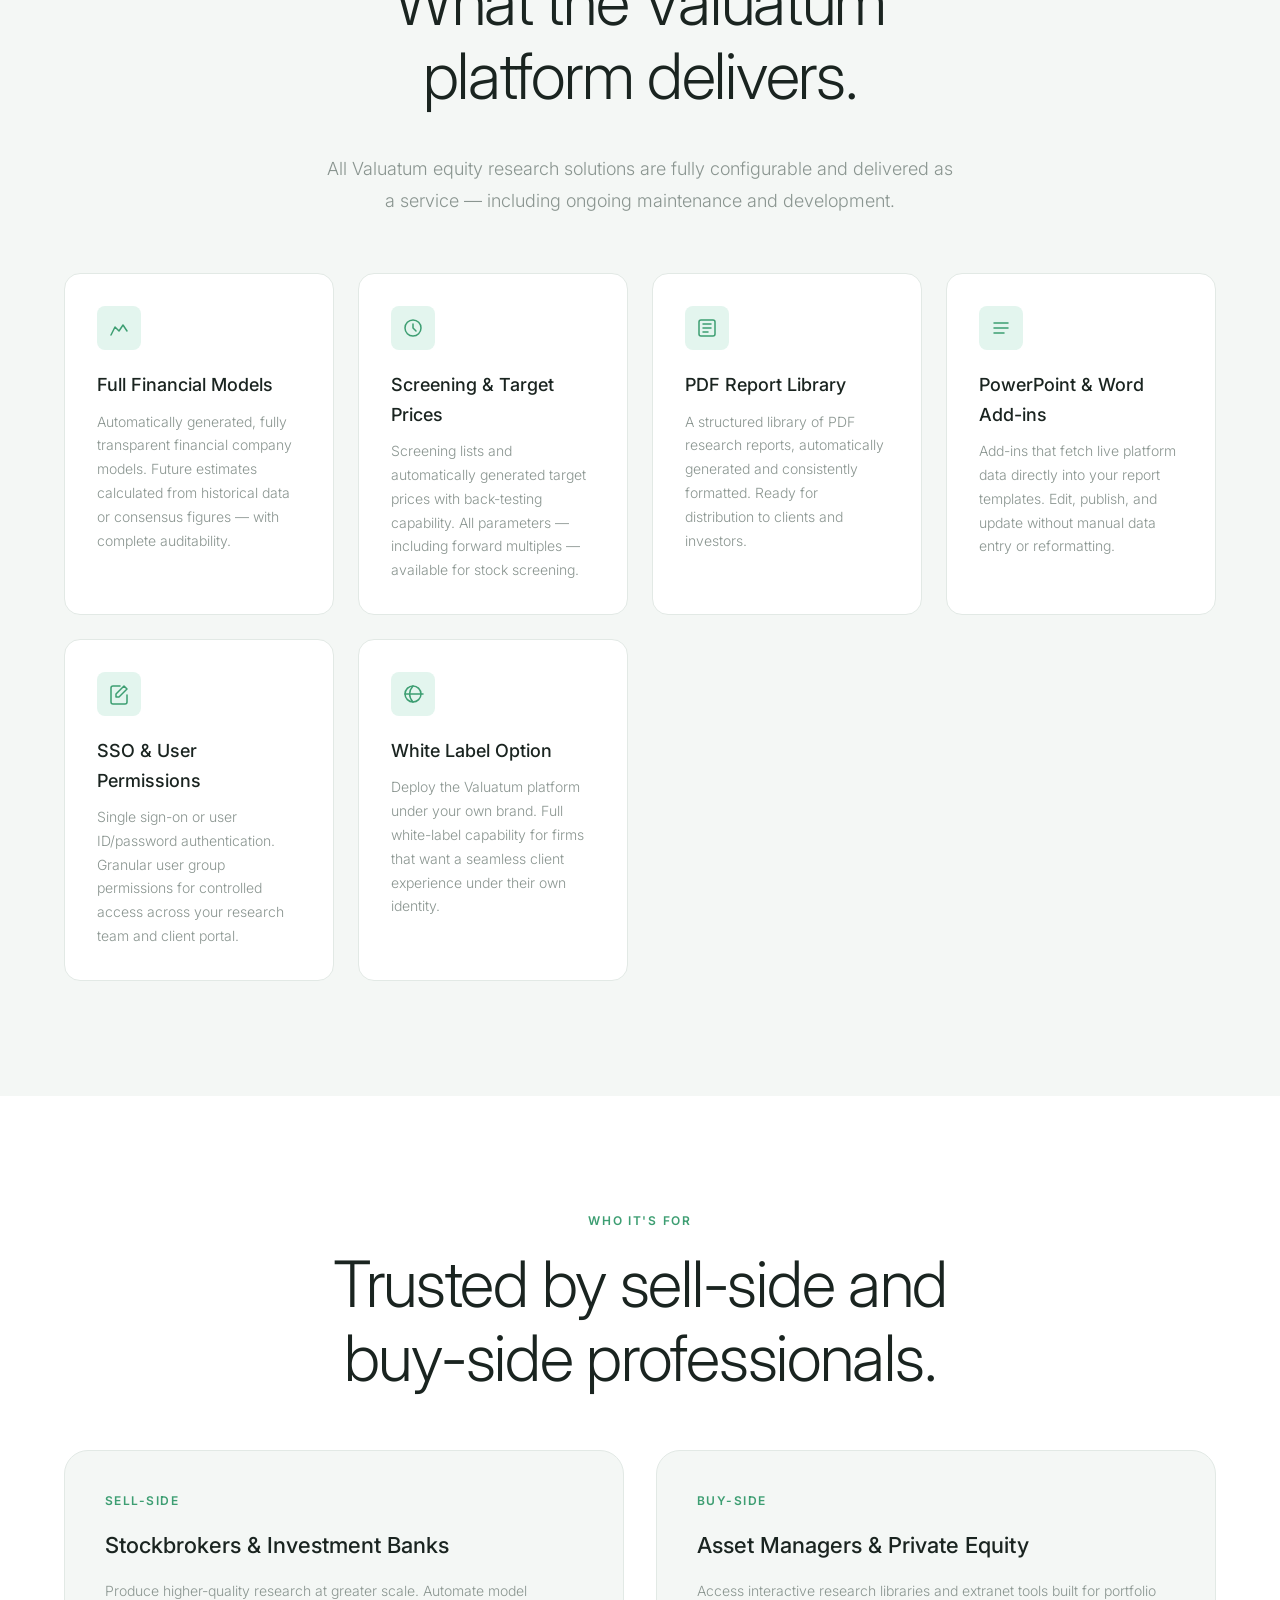
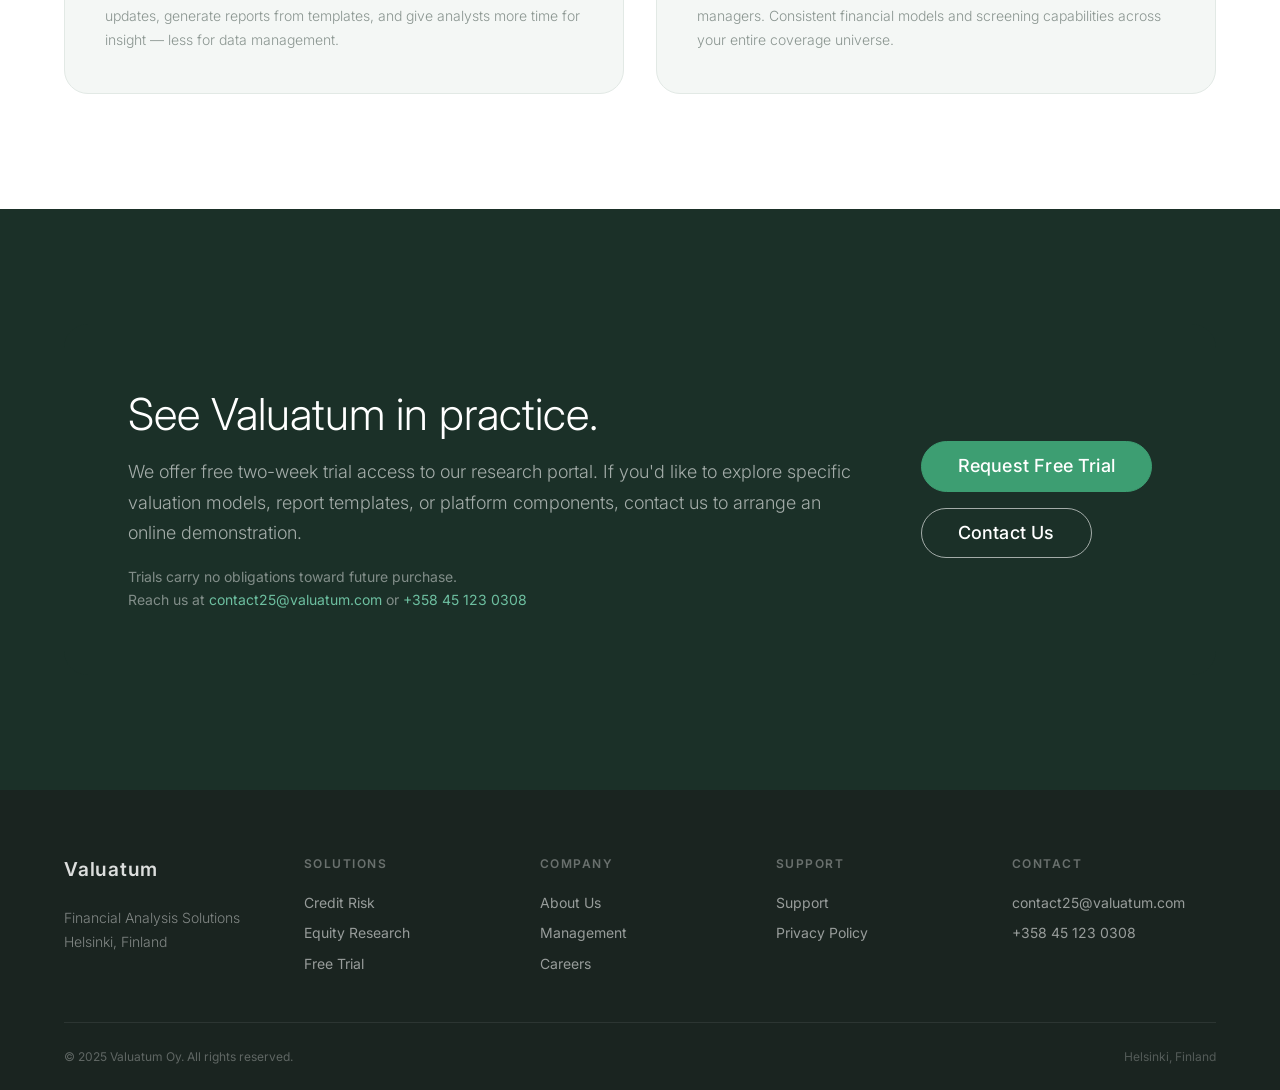
<file: equity-research.html>
<!DOCTYPE html>
<html lang="en">
<head>
  <meta charset="UTF-8">
  <meta name="viewport" content="width=device-width, initial-scale=1.0">
  <title>Equity Research – Valuatum Financial Analysis Solutions</title>
  <meta name="description" content="Valuatum's equity research platform delivers full financial models, automated target prices, screening tools, and seamless report generation for research teams.">
  <link rel="preconnect" href="https://fonts.googleapis.com">
  <link rel="preconnect" href="https://fonts.gstatic.com" crossorigin>
  <link href="https://fonts.googleapis.com/css2?family=Inter:ital,opsz,wght@0,14..32,300;0,14..32,400;0,14..32,500;0,14..32,600;0,14..32,700;1,14..32,300;1,14..32,400&display=swap" rel="stylesheet">
  <link rel="stylesheet" href="css/style.css">
</head>
<body>

  <!-- NAVIGATION -->
  <header class="nav" id="nav">
    <div class="nav-inner">
      <a href="index.html" class="nav-logo" aria-label="Valuatum home">
        <img src="images/valuatum-icon.png" alt="" class="nav-logo-icon" aria-hidden="true">
        <span class="nav-logo-wordmark">Valuatum</span>
      </a>
      <nav class="nav-links" aria-label="Main navigation">
        <a href="index.html" class="nav-link">Home</a>
        <a href="credit-risk.html" class="nav-link">Credit Risk</a>
        <a href="equity-research.html" class="nav-link">Equity Research</a>
        <a href="support.html" class="nav-link">Support</a>
        <a href="about.html" class="nav-link">About Us</a>
      </nav>
      <a href="free-trial.html" class="nav-cta">Free Trial</a>
      <button class="nav-hamburger" aria-label="Open menu" aria-expanded="false">
        <span></span><span></span><span></span>
      </button>
    </div>
    <div class="nav-mobile-menu" id="mobileMenu">
      <a href="index.html" class="nav-mobile-link">Home</a>
      <a href="credit-risk.html" class="nav-mobile-link">Credit Risk</a>
      <a href="equity-research.html" class="nav-mobile-link">Equity Research</a>
      <a href="support.html" class="nav-mobile-link">Support</a>
      <a href="about.html" class="nav-mobile-link">About Us</a>
      <a href="free-trial.html" class="nav-mobile-link nav-mobile-cta">Free Trial</a>
    </div>
  </header>

  <!-- PAGE HERO -->
  <section class="page-hero">
    <div class="page-hero-bg" style="background-image: url('images/stock2.jpg'); background-position: center 40%;"></div>
    <div class="page-hero-overlay"></div>
    <div class="page-hero-content">
      <span class="page-category">Solution</span>
      <h1 class="page-hero-title">Equity Research</h1>
      <p class="page-hero-sub">
        Configurable, full-featured equity research solutions for sell-side and buy-side teams — built on the Valuatum platform and delivered as a managed SaaS service.
      </p>
    </div>
  </section>

  <main>

    <!-- INTRO -->
    <section class="content-section">
      <div class="container">
        <div class="two-col two-col--center">
          <div>
            <p class="section-eyebrow reveal">Platform Overview</p>
            <h2 class="prose-headline reveal">The analytical engine behind your research.</h2>
            <p class="prose-body reveal">
              Valuatum delivers critical stock research software solutions to stockbrokers, investment banks, and asset managers worldwide. When clients choose Valuatum, one of the key deciding factors is the platform's ability to offer full financial models that calculate future estimates based on historical data or consensus inputs.
            </p>
            <p class="prose-body reveal">
              This capability creates practically unlimited possibilities for generating pricing multiples and analytical parameters — such as forward ROE — that are simply not available in any other commercial solution.
            </p>
            <div style="display:flex; gap:1rem; flex-wrap:wrap; margin-top:2rem;" class="reveal">
              <a href="free-trial.html" class="btn btn-primary">Request Trial Access</a>
              <a href="support.html" class="btn btn-outline-dark">Contact Us</a>
            </div>
          </div>
          <div class="reveal" data-delay="100">
            <div class="sol-image-wrap">
              <img src="images/Valuatum_platform.png" alt="Valuatum equity research platform" loading="lazy">
              <div class="sol-image-tag">
                <span>Equity Research · SaaS</span>
              </div>
            </div>
          </div>
        </div>
      </div>
    </section>

    <!-- PLATFORM FEATURES -->
    <section class="content-section content-section--alt">
      <div class="container">
        <div style="text-align:center; max-width:640px; margin:0 auto 3.5rem;">
          <p class="section-eyebrow reveal">Platform Features</p>
          <h2 class="section-headline reveal">What the Valuatum platform delivers.</h2>
          <p class="prose-body reveal" style="margin:0;">
            All Valuatum equity research solutions are fully configurable and delivered as a service — including ongoing maintenance and development.
          </p>
        </div>
        <div class="features-grid">
          <div class="feature-card reveal">
            <div class="feature-icon" aria-hidden="true">
              <svg width="22" height="22" viewBox="0 0 22 22" fill="none"><path d="M3 18L7 10L11 14L15 8L19 14" stroke="currentColor" stroke-width="1.5" stroke-linecap="round" stroke-linejoin="round"/></svg>
            </div>
            <h3 class="feature-title">Full Financial Models</h3>
            <p class="feature-body">Automatically generated, fully transparent financial company models. Future estimates calculated from historical data or consensus figures — with complete auditability.</p>
          </div>
          <div class="feature-card reveal" data-delay="80">
            <div class="feature-icon" aria-hidden="true">
              <svg width="22" height="22" viewBox="0 0 22 22" fill="none"><circle cx="11" cy="11" r="8" stroke="currentColor" stroke-width="1.5"/><path d="M11 7v4l3 3" stroke="currentColor" stroke-width="1.5" stroke-linecap="round"/></svg>
            </div>
            <h3 class="feature-title">Screening &amp; Target Prices</h3>
            <p class="feature-body">Screening lists and automatically generated target prices with back-testing capability. All parameters — including forward multiples — available for stock screening.</p>
          </div>
          <div class="feature-card reveal" data-delay="160">
            <div class="feature-icon" aria-hidden="true">
              <svg width="22" height="22" viewBox="0 0 22 22" fill="none"><rect x="3" y="3" width="16" height="16" rx="2" stroke="currentColor" stroke-width="1.5"/><path d="M7 11h8M7 15h5M7 7h8" stroke="currentColor" stroke-width="1.5" stroke-linecap="round"/></svg>
            </div>
            <h3 class="feature-title">PDF Report Library</h3>
            <p class="feature-body">A structured library of PDF research reports, automatically generated and consistently formatted. Ready for distribution to clients and investors.</p>
          </div>
          <div class="feature-card reveal" data-delay="240">
            <div class="feature-icon" aria-hidden="true">
              <svg width="22" height="22" viewBox="0 0 22 22" fill="none"><path d="M4 6h14M4 11h14M4 16h10" stroke="currentColor" stroke-width="1.5" stroke-linecap="round"/></svg>
            </div>
            <h3 class="feature-title">PowerPoint &amp; Word Add-ins</h3>
            <p class="feature-body">Add-ins that fetch live platform data directly into your report templates. Edit, publish, and update without manual data entry or reformatting.</p>
          </div>
          <div class="feature-card reveal" data-delay="320">
            <div class="feature-icon" aria-hidden="true">
              <svg width="22" height="22" viewBox="0 0 22 22" fill="none"><path d="M12 3H5a2 2 0 00-2 2v14a2 2 0 002 2h12a2 2 0 002-2v-7" stroke="currentColor" stroke-width="1.5" stroke-linecap="round"/><path d="M16 3l3 3-8 8H8v-3L16 3z" stroke="currentColor" stroke-width="1.5" stroke-linecap="round" stroke-linejoin="round"/></svg>
            </div>
            <h3 class="feature-title">SSO &amp; User Permissions</h3>
            <p class="feature-body">Single sign-on or user ID/password authentication. Granular user group permissions for controlled access across your research team and client portal.</p>
          </div>
          <div class="feature-card reveal" data-delay="400">
            <div class="feature-icon" aria-hidden="true">
              <svg width="22" height="22" viewBox="0 0 22 22" fill="none"><path d="M11 3C6.6 3 3 6.6 3 11s3.6 8 8 8 8-3.6 8-8-3.6-8-8-8z" stroke="currentColor" stroke-width="1.5"/><path d="M3 11h18M11 3c-2.2 2.4-3.4 5-3.4 8s1.2 5.6 3.4 8" stroke="currentColor" stroke-width="1.5" stroke-linecap="round"/></svg>
            </div>
            <h3 class="feature-title">White Label Option</h3>
            <p class="feature-body">Deploy the Valuatum platform under your own brand. Full white-label capability for firms that want a seamless client experience under their own identity.</p>
          </div>
        </div>
      </div>
    </section>

    <!-- AUDIENCE SECTIONS -->
    <section class="content-section">
      <div class="container">
        <div style="text-align:center; max-width:640px; margin:0 auto 3.5rem;">
          <p class="section-eyebrow reveal">Who It's For</p>
          <h2 class="section-headline reveal">Trusted by sell-side and buy-side professionals.</h2>
        </div>
        <div style="display:grid; grid-template-columns:1fr 1fr; gap:2rem;" class="reveal">
          <div style="background:var(--off-white); border-radius:var(--r-xl); padding:2.5rem; border:1px solid var(--color-border);">
            <p style="font-size:var(--text-xs); font-weight:600; letter-spacing:0.12em; text-transform:uppercase; color:var(--green); margin-bottom:1rem;">Sell-Side</p>
            <h3 style="font-size:var(--text-lg); font-weight:500; color:var(--charcoal); margin-bottom:1rem;">Stockbrokers &amp; Investment Banks</h3>
            <p style="font-size:var(--text-sm); font-weight:300; line-height:1.75; color:var(--gray-steel);">
              Produce higher-quality research at greater scale. Automate model updates, generate reports from templates, and give analysts more time for insight — less for data management.
            </p>
          </div>
          <div style="background:var(--off-white); border-radius:var(--r-xl); padding:2.5rem; border:1px solid var(--color-border);">
            <p style="font-size:var(--text-xs); font-weight:600; letter-spacing:0.12em; text-transform:uppercase; color:var(--green); margin-bottom:1rem;">Buy-Side</p>
            <h3 style="font-size:var(--text-lg); font-weight:500; color:var(--charcoal); margin-bottom:1rem;">Asset Managers &amp; Private Equity</h3>
            <p style="font-size:var(--text-sm); font-weight:300; line-height:1.75; color:var(--gray-steel);">
              Access interactive research libraries and extranet tools built for portfolio managers. Consistent financial models and screening capabilities across your entire coverage universe.
            </p>
          </div>
        </div>
      </div>
    </section>

    <!-- CTA -->
    <section class="content-section content-section--dark">
      <div class="container">
        <div class="contact-card">
          <div>
            <h2 class="contact-card-title reveal">
              See Valuatum in practice.
            </h2>
            <p class="contact-card-body reveal">
              We offer free two-week trial access to our research portal. If you'd like to explore specific valuation models, report templates, or platform components, contact us to arrange an online demonstration.
            </p>
            <p class="contact-card-detail reveal">
              Trials carry no obligations toward future purchase.<br>
              Reach us at <a href="mailto:contact25@valuatum.com">contact25@valuatum.com</a> or <a href="tel:+358451230308">+358 45 123 0308</a>
            </p>
          </div>
          <div class="reveal" style="flex-shrink:0; display:flex; gap:1rem; flex-direction:column; align-items:flex-start;">
            <a href="free-trial.html" class="btn btn-primary btn-large">Request Free Trial</a>
            <a href="support.html" class="btn btn-outline btn-large">Contact Us</a>
          </div>
        </div>
      </div>
    </section>

  </main>

  <footer class="footer">
    <div class="container">
      <div class="footer-top">
        <div class="footer-brand">
          <div class="footer-logo-wrap">
            <span class="footer-wordmark">Valuatum</span>
          </div>
          <p class="footer-tagline">Financial Analysis Solutions<br>Helsinki, Finland</p>
        </div>
        <nav class="footer-nav" aria-label="Footer navigation">
          <div class="footer-col">
            <span class="footer-col-label">Solutions</span>
            <a href="credit-risk.html" class="footer-link">Credit Risk</a>
            <a href="equity-research.html" class="footer-link">Equity Research</a>
            <a href="free-trial.html" class="footer-link">Free Trial</a>
          </div>
          <div class="footer-col">
            <span class="footer-col-label">Company</span>
            <a href="about.html" class="footer-link">About Us</a>
            <a href="management.html" class="footer-link">Management</a>
            <a href="careers.html" class="footer-link">Careers</a>
          </div>
          <div class="footer-col">
            <span class="footer-col-label">Support</span>
            <a href="support.html" class="footer-link">Support</a>
            <a href="privacy.html" class="footer-link">Privacy Policy</a>
          </div>
          <div class="footer-col">
            <span class="footer-col-label">Contact</span>
            <a href="mailto:contact25@valuatum.com" class="footer-link">contact25@valuatum.com</a>
            <a href="tel:+358451230308" class="footer-link">+358 45 123 0308</a>
          </div>
        </nav>
      </div>
      <div class="footer-bottom">
        <p class="footer-copy">© 2025 Valuatum Oy. All rights reserved.</p>
        <p class="footer-reg">Helsinki, Finland</p>
      </div>
    </div>
  </footer>

  <script src="js/script.js"></script>
</body>
</html>
</file>
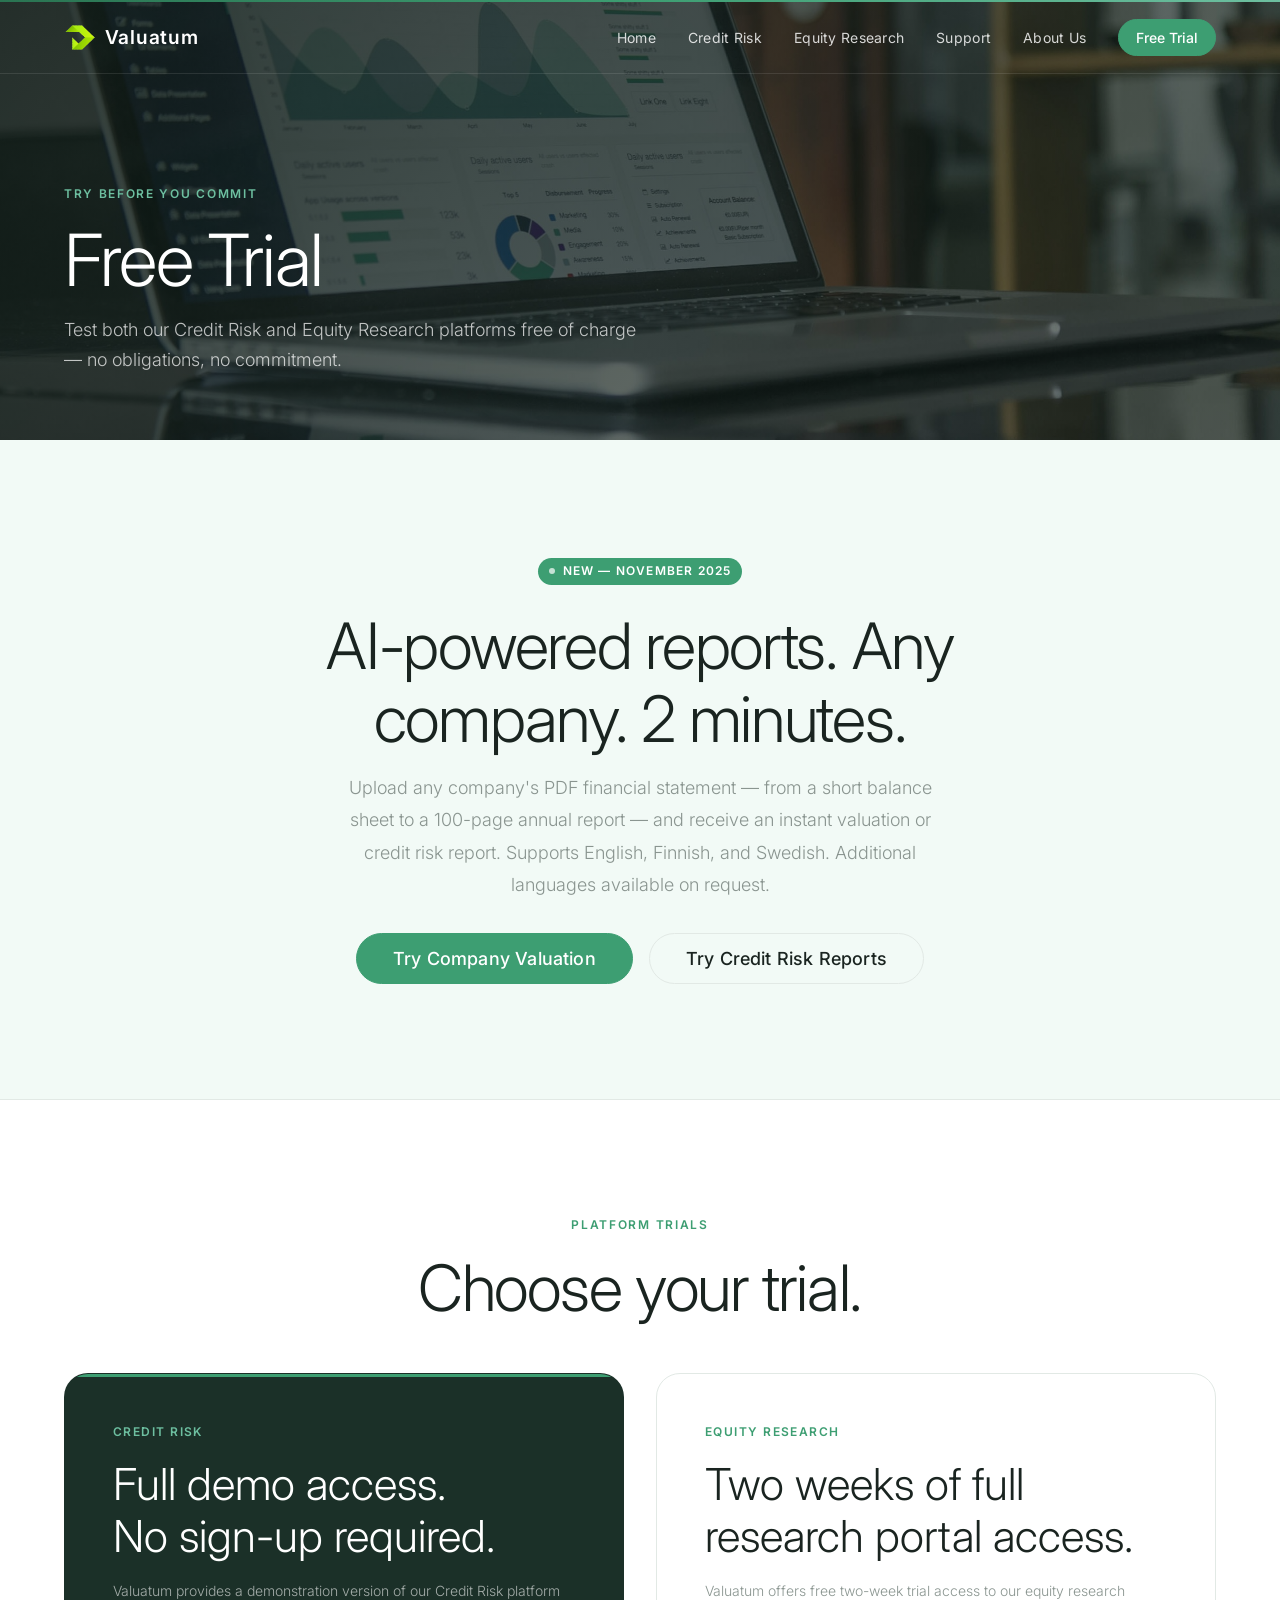
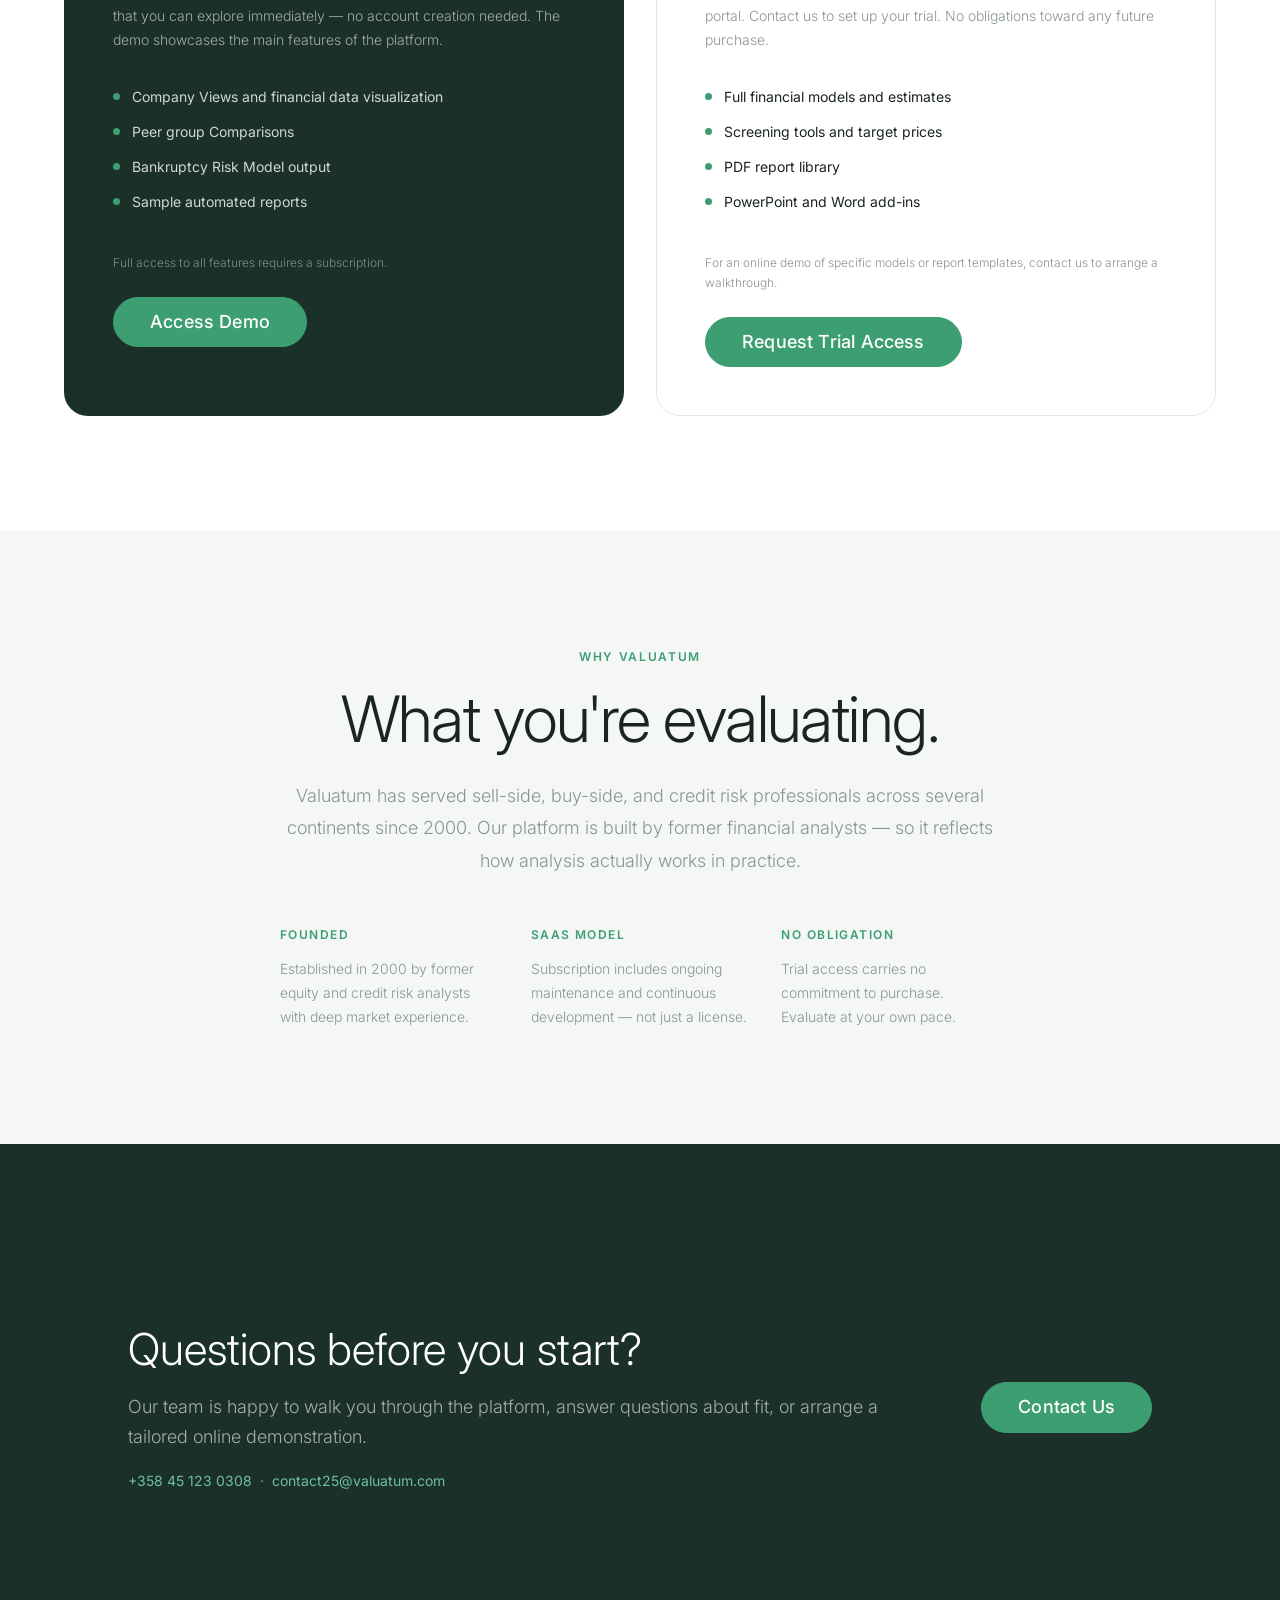
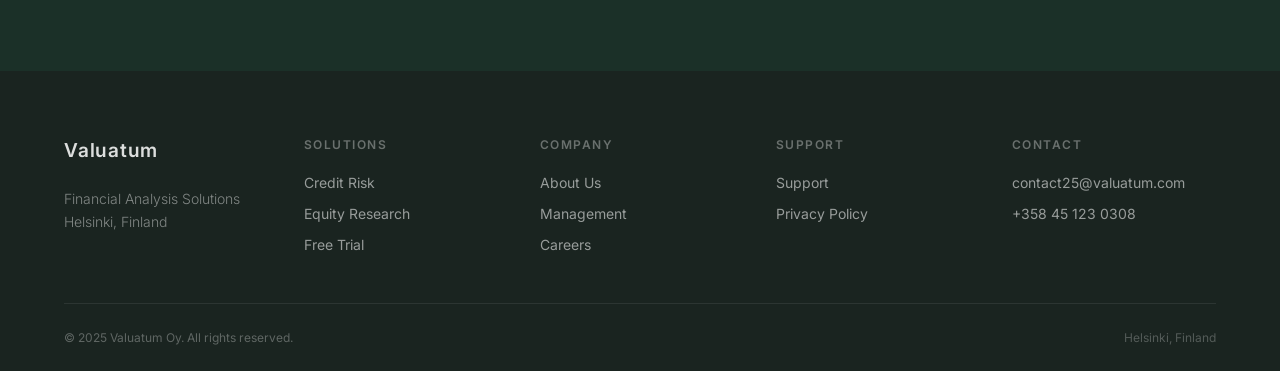
<file: free-trial.html>
<!DOCTYPE html>
<html lang="en">
<head>
  <meta charset="UTF-8">
  <meta name="viewport" content="width=device-width, initial-scale=1.0">
  <title>Free Trial – Valuatum Financial Analysis Solutions</title>
  <meta name="description" content="Start a free trial of Valuatum's Credit Risk or Equity Research platform. No commitment required.">
  <link rel="preconnect" href="https://fonts.googleapis.com">
  <link rel="preconnect" href="https://fonts.gstatic.com" crossorigin>
  <link href="https://fonts.googleapis.com/css2?family=Inter:ital,opsz,wght@0,14..32,300;0,14..32,400;0,14..32,500;0,14..32,600;0,14..32,700;1,14..32,300;1,14..32,400&display=swap" rel="stylesheet">
  <link rel="stylesheet" href="css/style.css">
</head>
<body>

  <!-- NAVIGATION -->
  <header class="nav" id="nav">
    <div class="nav-inner">
      <a href="index.html" class="nav-logo" aria-label="Valuatum home">
        <img src="images/valuatum-icon.png" alt="" class="nav-logo-icon" aria-hidden="true">
        <span class="nav-logo-wordmark">Valuatum</span>
      </a>
      <nav class="nav-links" aria-label="Main navigation">
        <a href="index.html" class="nav-link">Home</a>
        <a href="credit-risk.html" class="nav-link">Credit Risk</a>
        <a href="equity-research.html" class="nav-link">Equity Research</a>
        <a href="support.html" class="nav-link">Support</a>
        <a href="about.html" class="nav-link">About Us</a>
      </nav>
      <a href="free-trial.html" class="nav-cta">Free Trial</a>
      <button class="nav-hamburger" aria-label="Open menu" aria-expanded="false">
        <span></span><span></span><span></span>
      </button>
    </div>
    <div class="nav-mobile-menu" id="mobileMenu">
      <a href="index.html" class="nav-mobile-link">Home</a>
      <a href="credit-risk.html" class="nav-mobile-link">Credit Risk</a>
      <a href="equity-research.html" class="nav-mobile-link">Equity Research</a>
      <a href="support.html" class="nav-mobile-link">Support</a>
      <a href="about.html" class="nav-mobile-link">About Us</a>
      <a href="free-trial.html" class="nav-mobile-link nav-mobile-cta">Free Trial</a>
    </div>
  </header>

  <!-- PAGE HERO -->
  <section class="page-hero" style="min-height:clamp(280px, 35vw, 440px);">
    <div class="page-hero-bg" style="background-image: url('images/finsoft_stockimage.jpg'); background-position: center 55%;"></div>
    <div class="page-hero-overlay"></div>
    <div class="page-hero-content">
      <span class="page-category">Try Before You Commit</span>
      <h1 class="page-hero-title">Free Trial</h1>
      <p class="page-hero-sub">
        Test both our Credit Risk and Equity Research platforms free of charge — no obligations, no commitment.
      </p>
    </div>
  </section>

  <main>

    <!-- AI TOOL HIGHLIGHT -->
    <section class="content-section content-section--mist" style="border-bottom:1px solid var(--color-border);">
      <div class="container">
        <div style="max-width:760px; margin:0 auto; text-align:center;">
          <div class="ai-badge" style="display:inline-flex; margin:0 auto 1.5rem;">
            <span class="ai-dot"></span>
            New — November 2025
          </div>
          <h2 class="section-headline reveal" style="margin-bottom:1rem;">AI-powered reports. Any company. 2 minutes.</h2>
          <p class="prose-body reveal" style="text-align:center; max-width:600px; margin:0 auto 2rem;">
            Upload any company's PDF financial statement — from a short balance sheet to a 100-page annual report — and receive an instant valuation or credit risk report. Supports English, Finnish, and Swedish. Additional languages available on request.
          </p>
          <div style="display:flex; gap:1rem; justify-content:center; flex-wrap:wrap;" class="reveal">
            <a href="https://valuation.valuatum.com" target="_blank" rel="noopener" class="btn btn-primary btn-large">Try Company Valuation</a>
            <a href="https://creditrisk.valuatum.com" target="_blank" rel="noopener" class="btn btn-outline-dark btn-large">Try Credit Risk Reports</a>
          </div>
        </div>
      </div>
    </section>

    <!-- TRIAL OPTIONS -->
    <section class="content-section">
      <div class="container">
        <div style="text-align:center; max-width:600px; margin:0 auto 3rem;">
          <p class="section-eyebrow reveal">Platform Trials</p>
          <h2 class="section-headline reveal">Choose your trial.</h2>
        </div>
        <div class="trial-grid">

          <div class="trial-card trial-card--featured reveal">
            <p class="trial-card-label">Credit Risk</p>
            <h3 class="trial-card-title">Full demo access.<br>No sign-up required.</h3>
            <p class="trial-card-body">
              Valuatum provides a demonstration version of our Credit Risk platform that you can explore immediately — no account creation needed. The demo showcases the main features of the platform.
            </p>
            <ul class="trial-list">
              <li>Company Views and financial data visualization</li>
              <li>Peer group Comparisons</li>
              <li>Bankruptcy Risk Model output</li>
              <li>Sample automated reports</li>
            </ul>
            <p style="font-size:var(--text-xs); font-weight:300; color:rgba(255,255,255,0.45); margin-bottom:1.5rem;">
              Full access to all features requires a subscription.
            </p>
            <a href="support.html" class="btn btn-primary btn-large">Access Demo</a>
          </div>

          <div class="trial-card reveal" data-delay="120">
            <p class="trial-card-label">Equity Research</p>
            <h3 class="trial-card-title">Two weeks of full research portal access.</h3>
            <p class="trial-card-body">
              Valuatum offers free two-week trial access to our equity research portal. Contact us to set up your trial. No obligations toward any future purchase.
            </p>
            <ul class="trial-list">
              <li>Full financial models and estimates</li>
              <li>Screening tools and target prices</li>
              <li>PDF report library</li>
              <li>PowerPoint and Word add-ins</li>
            </ul>
            <p style="font-size:var(--text-xs); font-weight:300; color:var(--gray-steel); margin-bottom:1.5rem;">
              For an online demo of specific models or report templates, contact us to arrange a walkthrough.
            </p>
            <a href="mailto:contact25@valuatum.com" class="btn btn-primary btn-large">Request Trial Access</a>
          </div>

        </div>
      </div>
    </section>

    <!-- TRUST SIGNALS -->
    <section class="content-section content-section--alt">
      <div class="container">
        <div style="max-width:720px; margin:0 auto; text-align:center;">
          <p class="section-eyebrow reveal">Why Valuatum</p>
          <h2 class="section-headline reveal" style="margin-bottom:1.5rem;">What you're evaluating.</h2>
          <p class="prose-body reveal" style="text-align:center;">
            Valuatum has served sell-side, buy-side, and credit risk professionals across several continents since 2000. Our platform is built by former financial analysts — so it reflects how analysis actually works in practice.
          </p>
          <div style="display:grid; grid-template-columns:repeat(3,1fr); gap:2rem; margin-top:3rem; text-align:left;" class="reveal">
            <div>
              <div style="font-size:var(--text-xs); font-weight:600; letter-spacing:0.12em; text-transform:uppercase; color:var(--green); margin-bottom:0.75rem;">Founded</div>
              <p style="font-size:var(--text-sm); font-weight:300; color:var(--gray-steel); line-height:1.7;">Established in 2000 by former equity and credit risk analysts with deep market experience.</p>
            </div>
            <div>
              <div style="font-size:var(--text-xs); font-weight:600; letter-spacing:0.12em; text-transform:uppercase; color:var(--green); margin-bottom:0.75rem;">SaaS Model</div>
              <p style="font-size:var(--text-sm); font-weight:300; color:var(--gray-steel); line-height:1.7;">Subscription includes ongoing maintenance and continuous development — not just a license.</p>
            </div>
            <div>
              <div style="font-size:var(--text-xs); font-weight:600; letter-spacing:0.12em; text-transform:uppercase; color:var(--green); margin-bottom:0.75rem;">No Obligation</div>
              <p style="font-size:var(--text-sm); font-weight:300; color:var(--gray-steel); line-height:1.7;">Trial access carries no commitment to purchase. Evaluate at your own pace.</p>
            </div>
          </div>
        </div>
      </div>
    </section>

    <!-- CONTACT -->
    <section class="content-section content-section--dark">
      <div class="container">
        <div class="contact-card">
          <div>
            <h2 class="contact-card-title reveal">Questions before you start?</h2>
            <p class="contact-card-body reveal">Our team is happy to walk you through the platform, answer questions about fit, or arrange a tailored online demonstration.</p>
            <div class="contact-card-detail reveal">
              <a href="tel:+358451230308">+358 45 123 0308</a> &nbsp;·&nbsp; <a href="mailto:contact25@valuatum.com">contact25@valuatum.com</a>
            </div>
          </div>
          <div class="reveal" style="flex-shrink:0;">
            <a href="support.html" class="btn btn-primary btn-large">Contact Us</a>
          </div>
        </div>
      </div>
    </section>

  </main>

  <footer class="footer">
    <div class="container">
      <div class="footer-top">
        <div class="footer-brand">
          <div class="footer-logo-wrap">
            <span class="footer-wordmark">Valuatum</span>
          </div>
          <p class="footer-tagline">Financial Analysis Solutions<br>Helsinki, Finland</p>
        </div>
        <nav class="footer-nav" aria-label="Footer navigation">
          <div class="footer-col">
            <span class="footer-col-label">Solutions</span>
            <a href="credit-risk.html" class="footer-link">Credit Risk</a>
            <a href="equity-research.html" class="footer-link">Equity Research</a>
            <a href="free-trial.html" class="footer-link">Free Trial</a>
          </div>
          <div class="footer-col">
            <span class="footer-col-label">Company</span>
            <a href="about.html" class="footer-link">About Us</a>
            <a href="management.html" class="footer-link">Management</a>
            <a href="careers.html" class="footer-link">Careers</a>
          </div>
          <div class="footer-col">
            <span class="footer-col-label">Support</span>
            <a href="support.html" class="footer-link">Support</a>
            <a href="privacy.html" class="footer-link">Privacy Policy</a>
          </div>
          <div class="footer-col">
            <span class="footer-col-label">Contact</span>
            <a href="mailto:contact25@valuatum.com" class="footer-link">contact25@valuatum.com</a>
            <a href="tel:+358451230308" class="footer-link">+358 45 123 0308</a>
          </div>
        </nav>
      </div>
      <div class="footer-bottom">
        <p class="footer-copy">© 2025 Valuatum Oy. All rights reserved.</p>
        <p class="footer-reg">Helsinki, Finland</p>
      </div>
    </div>
  </footer>

  <script src="js/script.js"></script>
</body>
</html>
</file>
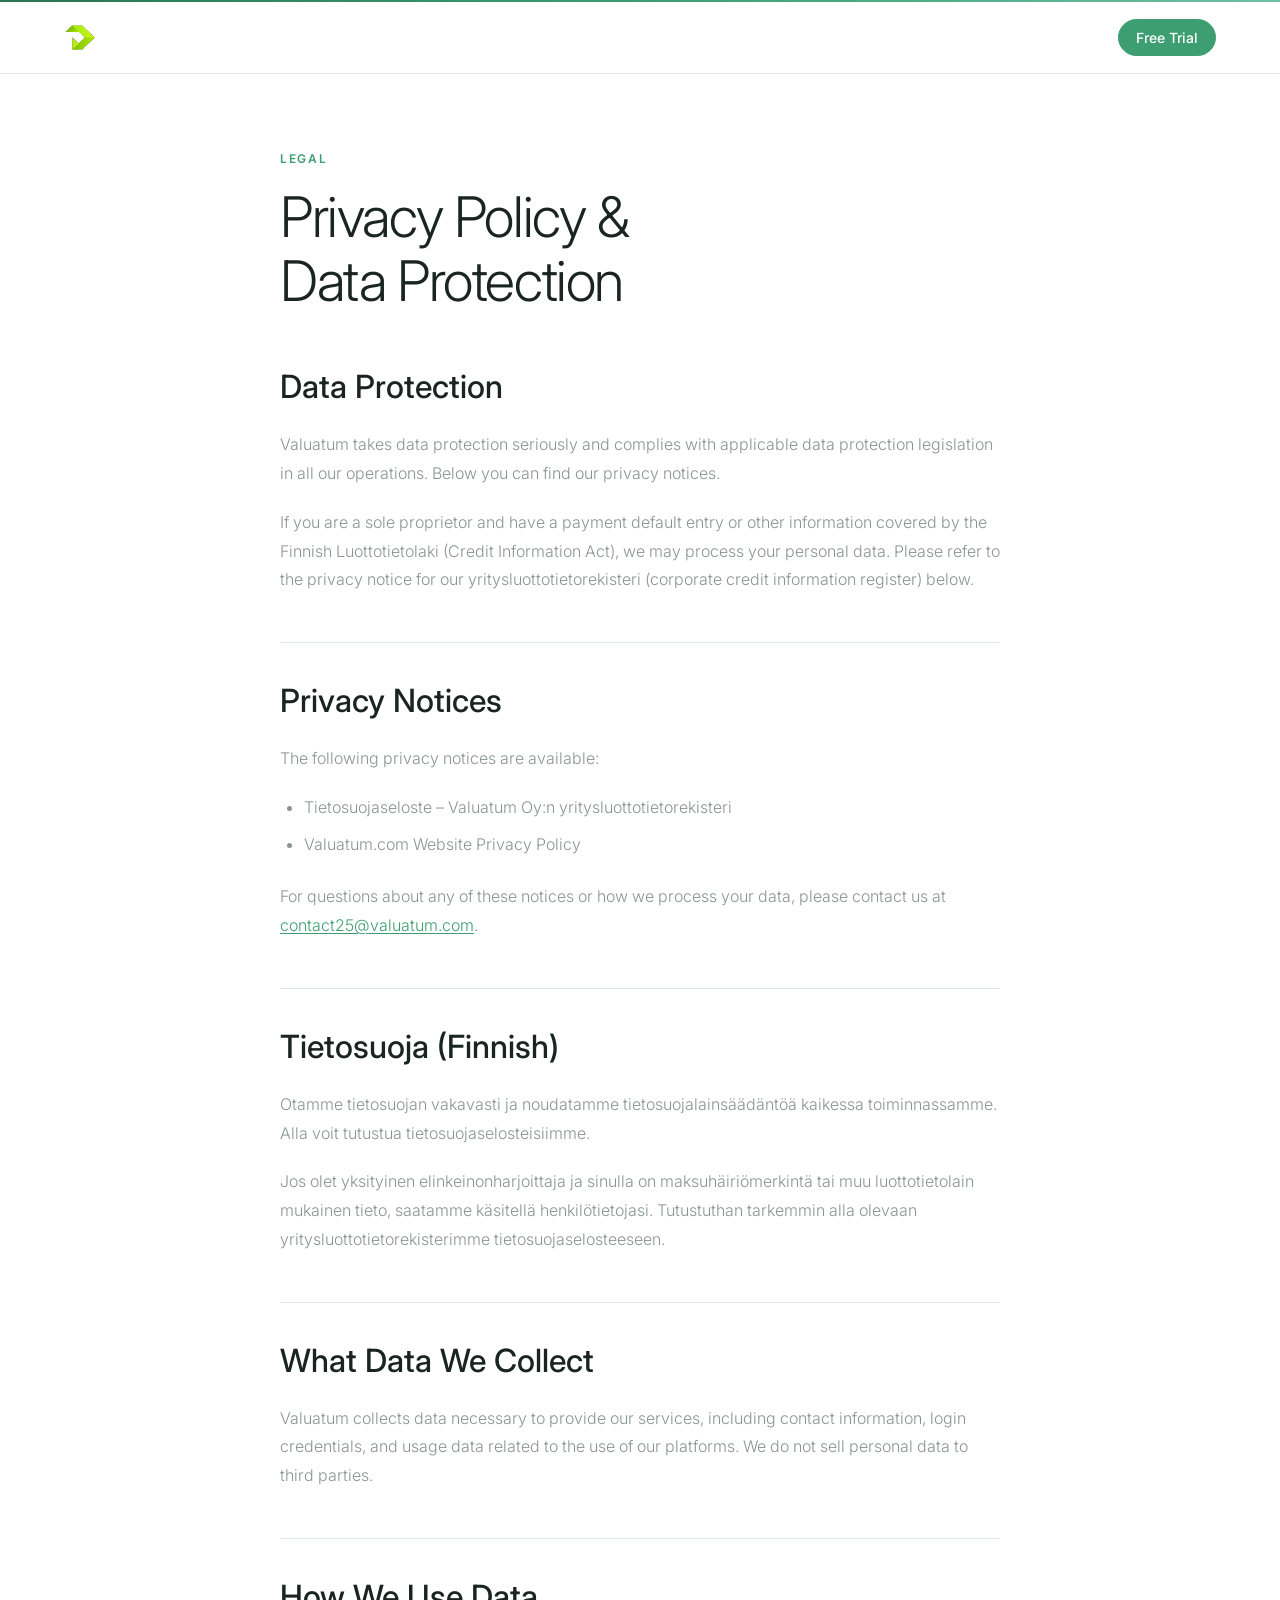
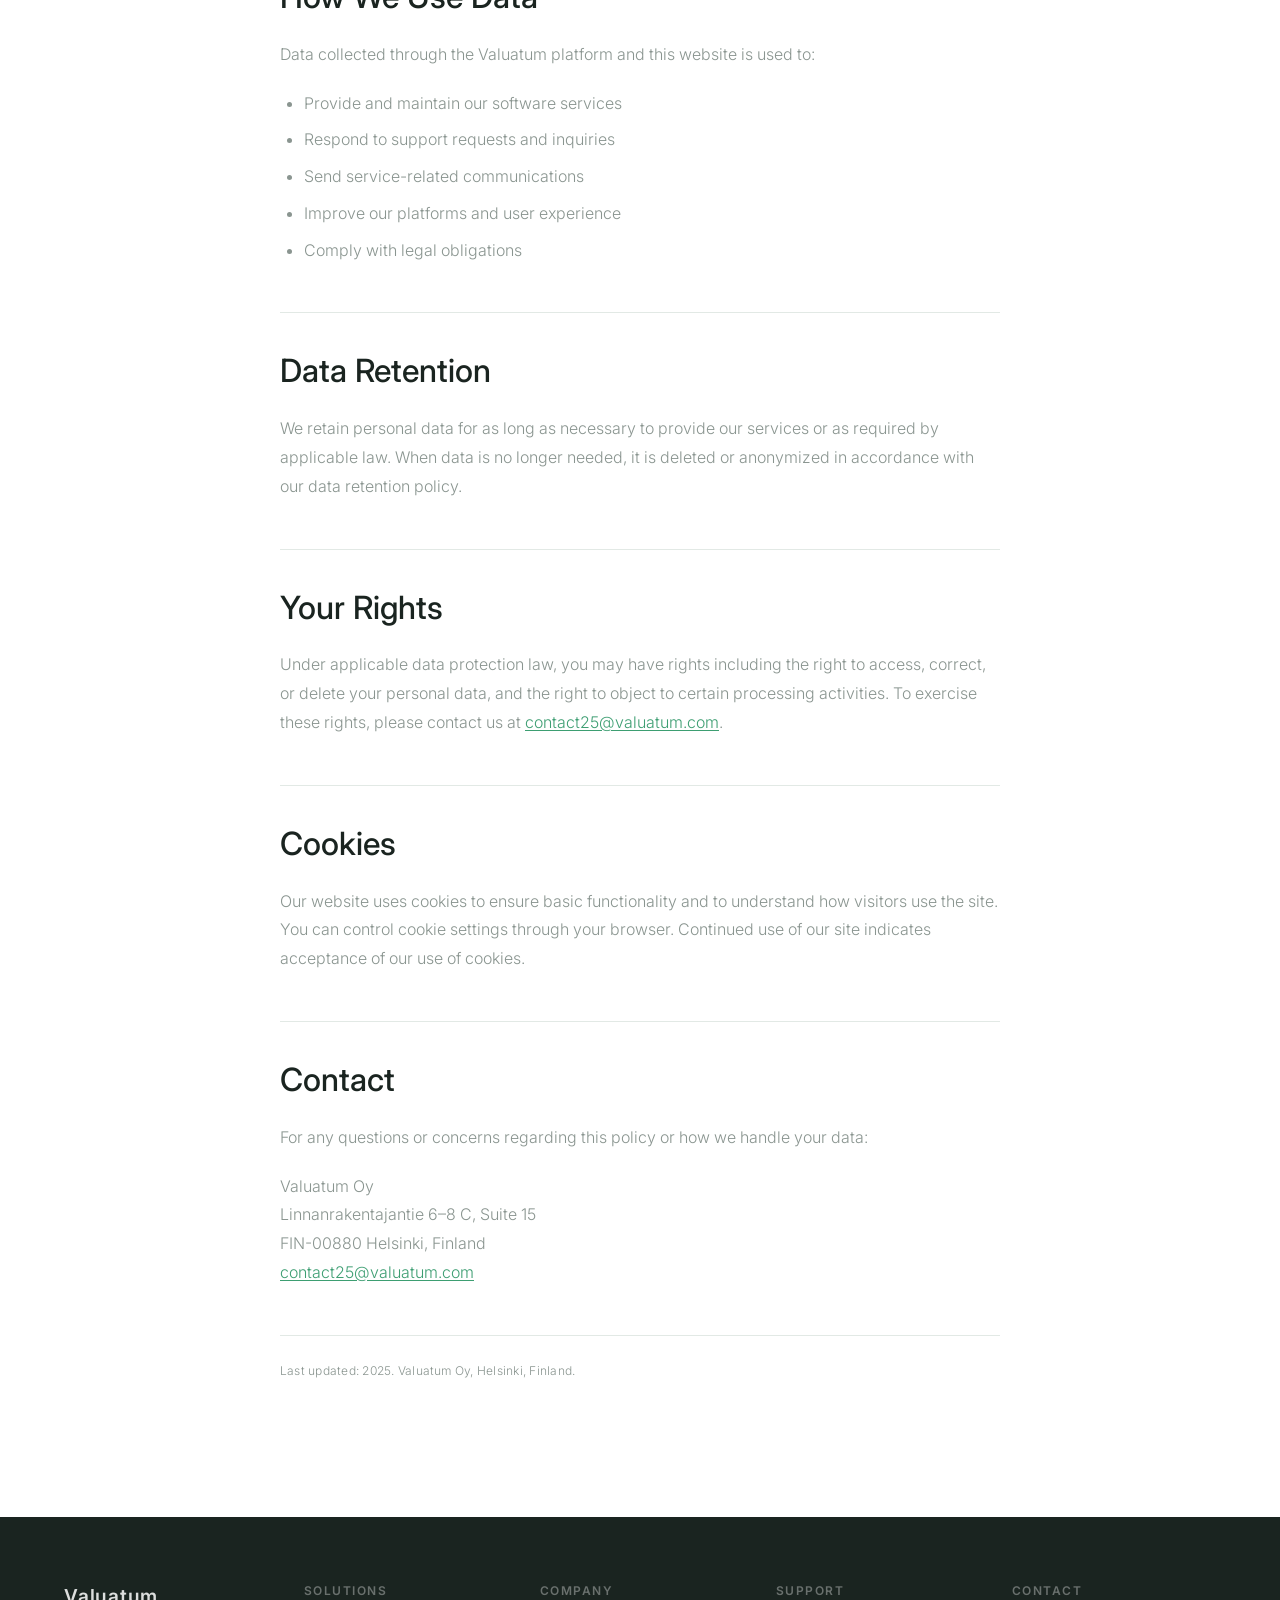
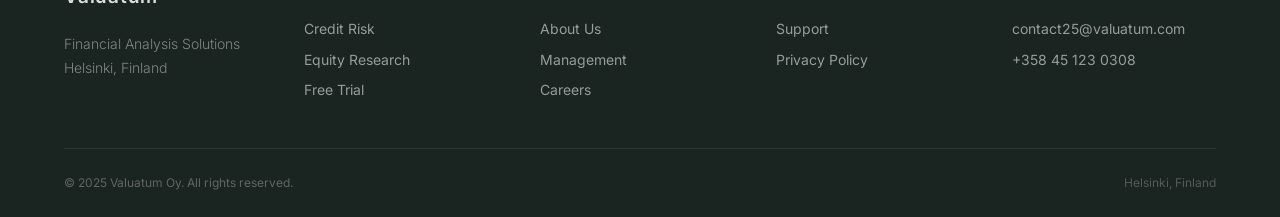
<file: privacy.html>
<!DOCTYPE html>
<html lang="en">
<head>
  <meta charset="UTF-8">
  <meta name="viewport" content="width=device-width, initial-scale=1.0">
  <title>Privacy Policy – Valuatum</title>
  <meta name="description" content="Valuatum's privacy policy and data protection notices.">
  <link rel="preconnect" href="https://fonts.googleapis.com">
  <link rel="preconnect" href="https://fonts.gstatic.com" crossorigin>
  <link href="https://fonts.googleapis.com/css2?family=Inter:ital,opsz,wght@0,14..32,300;0,14..32,400;0,14..32,500;0,14..32,600;0,14..32,700;1,14..32,300;1,14..32,400&display=swap" rel="stylesheet">
  <link rel="stylesheet" href="css/style.css">
</head>
<body>

  <!-- NAVIGATION -->
  <header class="nav scrolled" id="nav" style="background:rgba(255,255,255,0.97); border-bottom-color:var(--color-border);">
    <div class="nav-inner">
      <a href="index.html" class="nav-logo" aria-label="Valuatum home">
        <img src="images/valuatum-icon.png" alt="" class="nav-logo-icon" aria-hidden="true">
        <span class="nav-logo-wordmark">Valuatum</span>
      </a>
      <nav class="nav-links" aria-label="Main navigation">
        <a href="index.html" class="nav-link">Home</a>
        <a href="credit-risk.html" class="nav-link">Credit Risk</a>
        <a href="equity-research.html" class="nav-link">Equity Research</a>
        <a href="support.html" class="nav-link">Support</a>
        <a href="about.html" class="nav-link">About Us</a>
      </nav>
      <a href="free-trial.html" class="nav-cta">Free Trial</a>
      <button class="nav-hamburger" aria-label="Open menu" aria-expanded="false">
        <span></span><span></span><span></span>
      </button>
    </div>
    <div class="nav-mobile-menu" id="mobileMenu">
      <a href="index.html" class="nav-mobile-link">Home</a>
      <a href="credit-risk.html" class="nav-mobile-link">Credit Risk</a>
      <a href="equity-research.html" class="nav-mobile-link">Equity Research</a>
      <a href="support.html" class="nav-mobile-link">Support</a>
      <a href="about.html" class="nav-mobile-link">About Us</a>
      <a href="free-trial.html" class="nav-mobile-link nav-mobile-cta">Free Trial</a>
    </div>
  </header>

  <main style="padding-top:var(--nav-h);">

    <section style="padding:clamp(3rem,6vw,6rem) 0 var(--section-py);">
      <div class="container">
        <div style="max-width:720px; margin:0 auto;">

          <span style="font-size:var(--text-xs); font-weight:600; letter-spacing:0.14em; text-transform:uppercase; color:var(--green); margin-bottom:1rem; display:block;">Legal</span>
          <h1 style="font-size:clamp(2rem,5vw,3.5rem); font-weight:300; letter-spacing:-0.025em; color:var(--charcoal); line-height:1.15; margin-bottom:3rem;">Privacy Policy &amp;<br>Data Protection</h1>

          <div class="privacy-content">

            <h2>Data Protection</h2>
            <p>
              Valuatum takes data protection seriously and complies with applicable data protection legislation in all our operations. Below you can find our privacy notices.
            </p>
            <p>
              If you are a sole proprietor and have a payment default entry or other information covered by the Finnish Luottotietolaki (Credit Information Act), we may process your personal data. Please refer to the privacy notice for our yritysluottotietorekisteri (corporate credit information register) below.
            </p>

            <h2>Privacy Notices</h2>
            <p>The following privacy notices are available:</p>
            <ul>
              <li>Tietosuojaseloste – Valuatum Oy:n yritysluottotietorekisteri</li>
              <li>Valuatum.com Website Privacy Policy</li>
            </ul>
            <p>
              For questions about any of these notices or how we process your data, please contact us at <a href="mailto:contact25@valuatum.com">contact25@valuatum.com</a>.
            </p>

            <h2>Tietosuoja (Finnish)</h2>
            <p>
              Otamme tietosuojan vakavasti ja noudatamme tietosuojalainsäädäntöä kaikessa toiminnassamme. Alla voit tutustua tietosuojaselosteisiimme.
            </p>
            <p>
              Jos olet yksityinen elinkeinonharjoittaja ja sinulla on maksuhäiriömerkintä tai muu luottotietolain mukainen tieto, saatamme käsitellä henkilötietojasi. Tutustuthan tarkemmin alla olevaan yritysluottotietorekisterimme tietosuojaselosteeseen.
            </p>

            <h2>What Data We Collect</h2>
            <p>
              Valuatum collects data necessary to provide our services, including contact information, login credentials, and usage data related to the use of our platforms. We do not sell personal data to third parties.
            </p>

            <h2>How We Use Data</h2>
            <p>
              Data collected through the Valuatum platform and this website is used to:
            </p>
            <ul>
              <li>Provide and maintain our software services</li>
              <li>Respond to support requests and inquiries</li>
              <li>Send service-related communications</li>
              <li>Improve our platforms and user experience</li>
              <li>Comply with legal obligations</li>
            </ul>

            <h2>Data Retention</h2>
            <p>
              We retain personal data for as long as necessary to provide our services or as required by applicable law. When data is no longer needed, it is deleted or anonymized in accordance with our data retention policy.
            </p>

            <h2>Your Rights</h2>
            <p>
              Under applicable data protection law, you may have rights including the right to access, correct, or delete your personal data, and the right to object to certain processing activities. To exercise these rights, please contact us at <a href="mailto:contact25@valuatum.com">contact25@valuatum.com</a>.
            </p>

            <h2>Cookies</h2>
            <p>
              Our website uses cookies to ensure basic functionality and to understand how visitors use the site. You can control cookie settings through your browser. Continued use of our site indicates acceptance of our use of cookies.
            </p>

            <h2>Contact</h2>
            <p>
              For any questions or concerns regarding this policy or how we handle your data:
            </p>
            <p>
              Valuatum Oy<br>
              Linnanrakentajantie 6–8 C, Suite 15<br>
              FIN-00880 Helsinki, Finland<br>
              <a href="mailto:contact25@valuatum.com">contact25@valuatum.com</a>
            </p>

            <p style="margin-top:3rem; padding-top:1.5rem; border-top:1px solid var(--color-border); font-size:var(--text-xs); color:var(--gray-steel); letter-spacing:0.02em;">
              Last updated: 2025. Valuatum Oy, Helsinki, Finland.
            </p>

          </div>
        </div>
      </div>
    </section>

  </main>

  <footer class="footer">
    <div class="container">
      <div class="footer-top">
        <div class="footer-brand">
          <div class="footer-logo-wrap">
            <span class="footer-wordmark">Valuatum</span>
          </div>
          <p class="footer-tagline">Financial Analysis Solutions<br>Helsinki, Finland</p>
        </div>
        <nav class="footer-nav" aria-label="Footer navigation">
          <div class="footer-col">
            <span class="footer-col-label">Solutions</span>
            <a href="credit-risk.html" class="footer-link">Credit Risk</a>
            <a href="equity-research.html" class="footer-link">Equity Research</a>
            <a href="free-trial.html" class="footer-link">Free Trial</a>
          </div>
          <div class="footer-col">
            <span class="footer-col-label">Company</span>
            <a href="about.html" class="footer-link">About Us</a>
            <a href="management.html" class="footer-link">Management</a>
            <a href="careers.html" class="footer-link">Careers</a>
          </div>
          <div class="footer-col">
            <span class="footer-col-label">Support</span>
            <a href="support.html" class="footer-link">Support</a>
            <a href="privacy.html" class="footer-link">Privacy Policy</a>
          </div>
          <div class="footer-col">
            <span class="footer-col-label">Contact</span>
            <a href="mailto:contact25@valuatum.com" class="footer-link">contact25@valuatum.com</a>
            <a href="tel:+358451230308" class="footer-link">+358 45 123 0308</a>
          </div>
        </nav>
      </div>
      <div class="footer-bottom">
        <p class="footer-copy">© 2025 Valuatum Oy. All rights reserved.</p>
        <p class="footer-reg">Helsinki, Finland</p>
      </div>
    </div>
  </footer>

  <script src="js/script.js"></script>
</body>
</html>
</file>
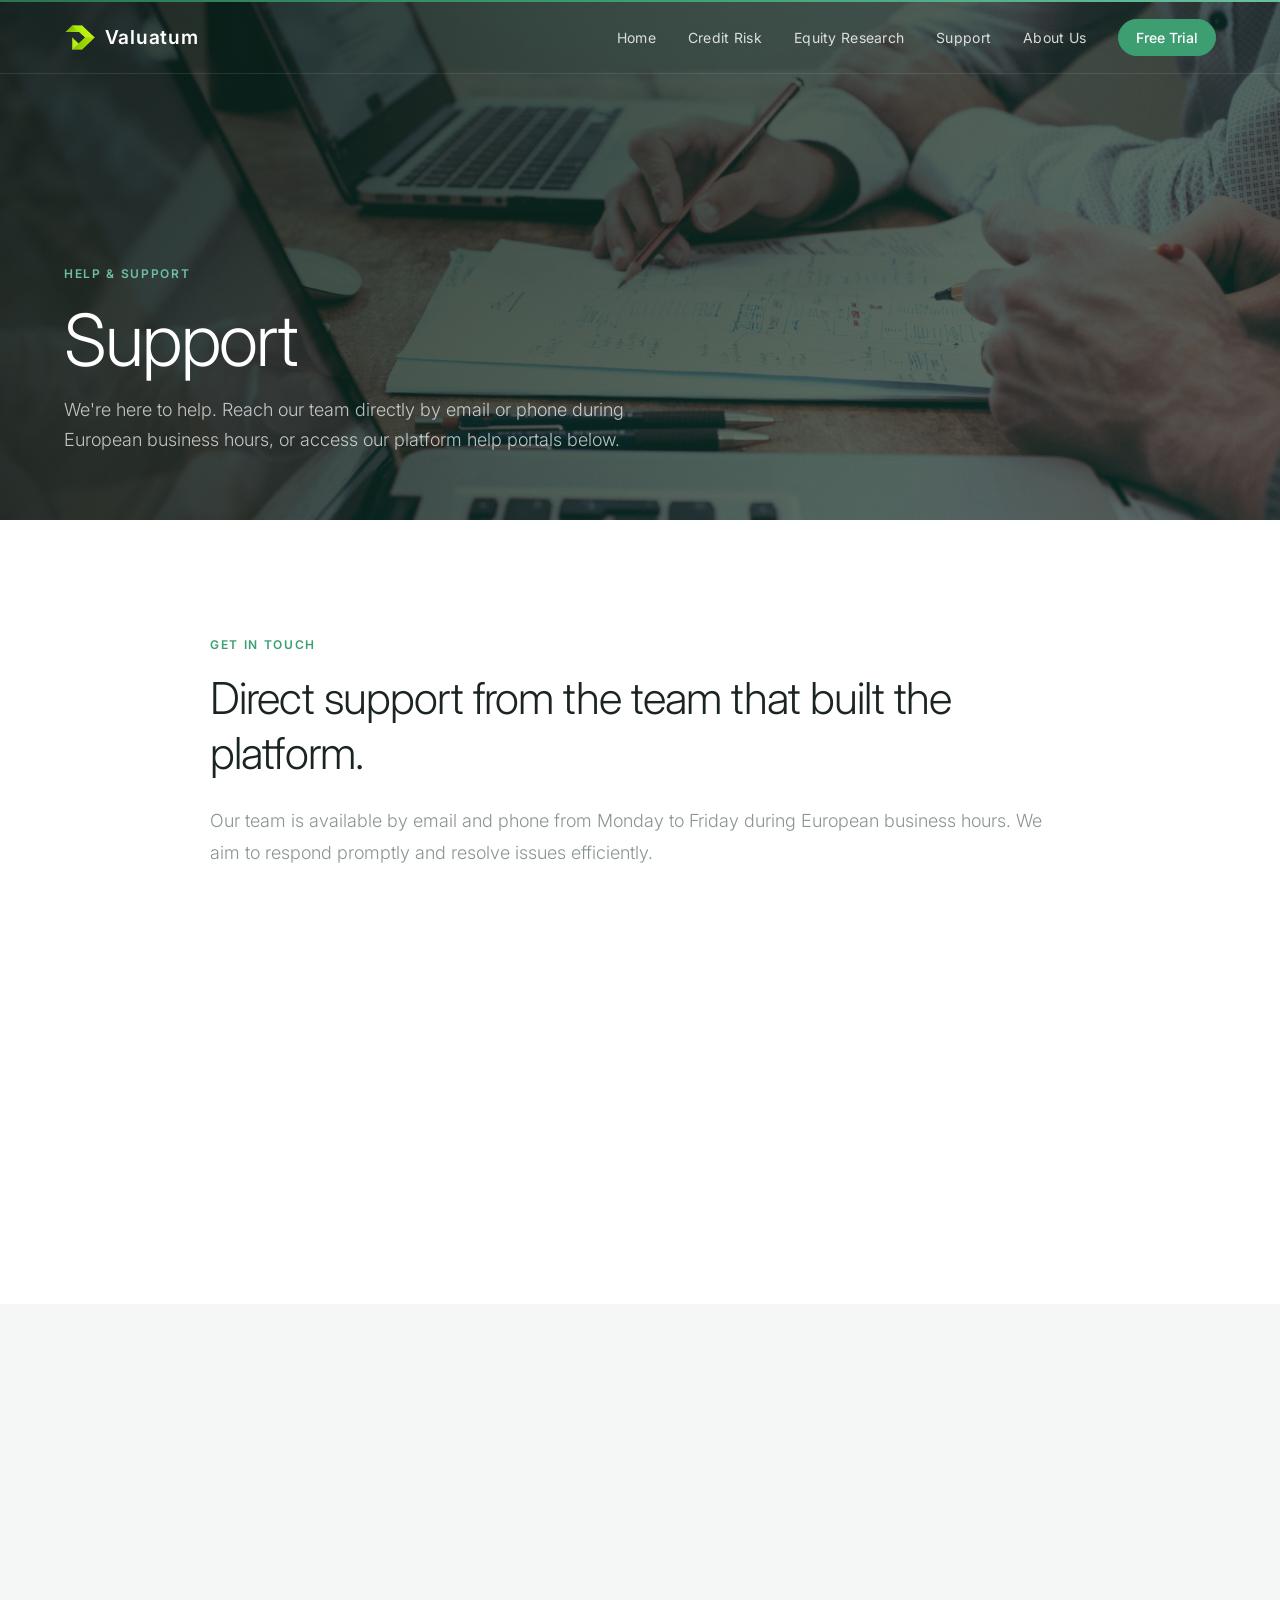
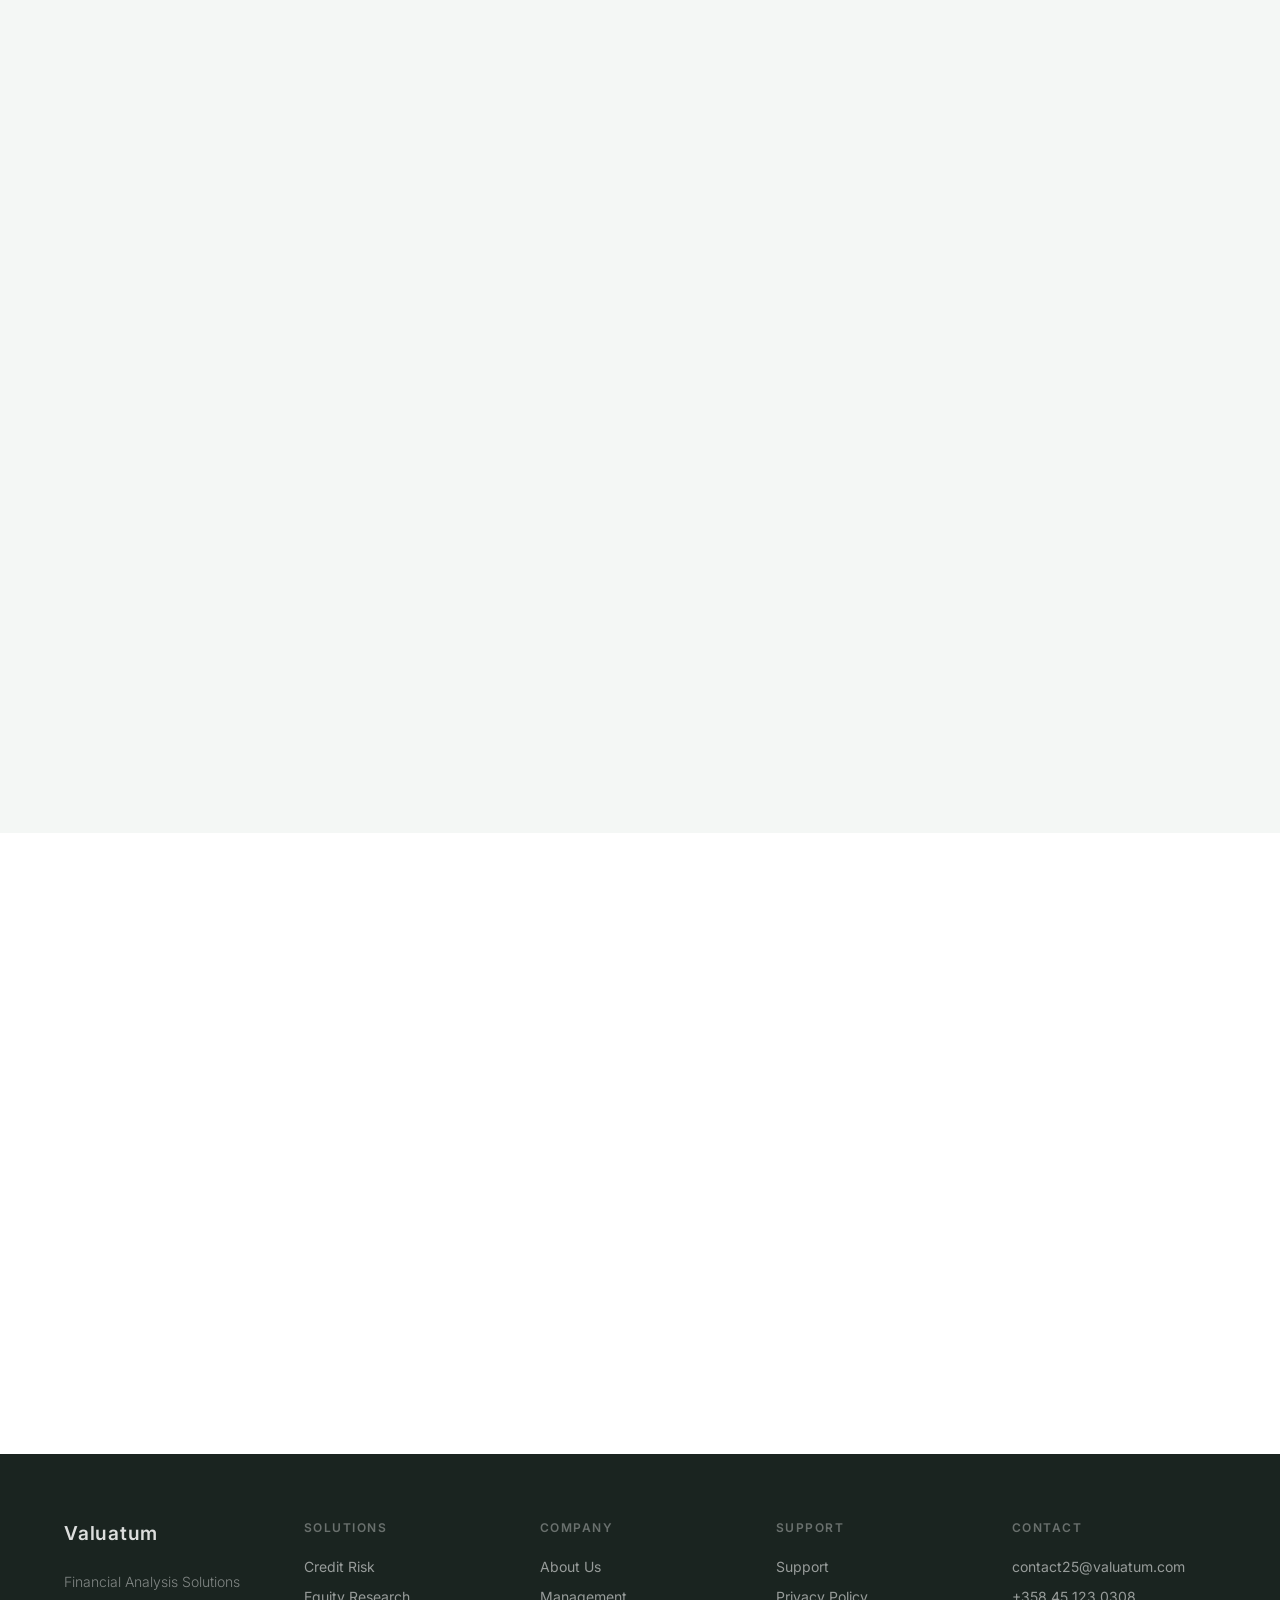
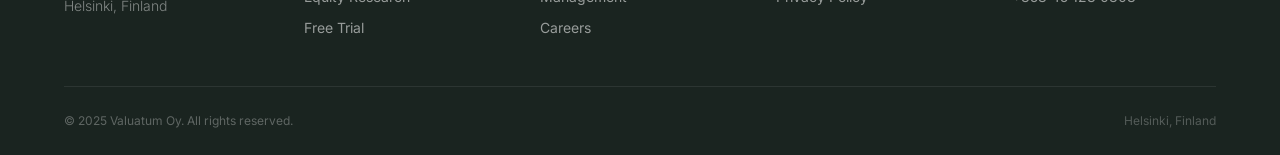
<file: support.html>
<!DOCTYPE html>
<html lang="en">
<head>
  <meta charset="UTF-8">
  <meta name="viewport" content="width=device-width, initial-scale=1.0">
  <title>Support – Valuatum Financial Analysis Solutions</title>
  <meta name="description" content="Get support for Valuatum's Credit Risk and Equity Research platforms. Contact our team or access our help portals.">
  <link rel="preconnect" href="https://fonts.googleapis.com">
  <link rel="preconnect" href="https://fonts.gstatic.com" crossorigin>
  <link href="https://fonts.googleapis.com/css2?family=Inter:ital,opsz,wght@0,14..32,300;0,14..32,400;0,14..32,500;0,14..32,600;0,14..32,700;1,14..32,300;1,14..32,400&display=swap" rel="stylesheet">
  <link rel="stylesheet" href="css/style.css">
</head>
<body>

  <!-- NAVIGATION -->
  <header class="nav" id="nav">
    <div class="nav-inner">
      <a href="index.html" class="nav-logo" aria-label="Valuatum home">
        <img src="images/valuatum-icon.png" alt="" class="nav-logo-icon" aria-hidden="true">
        <span class="nav-logo-wordmark">Valuatum</span>
      </a>
      <nav class="nav-links" aria-label="Main navigation">
        <a href="index.html" class="nav-link">Home</a>
        <a href="credit-risk.html" class="nav-link">Credit Risk</a>
        <a href="equity-research.html" class="nav-link">Equity Research</a>
        <a href="support.html" class="nav-link">Support</a>
        <a href="about.html" class="nav-link">About Us</a>
      </nav>
      <a href="free-trial.html" class="nav-cta">Free Trial</a>
      <button class="nav-hamburger" aria-label="Open menu" aria-expanded="false">
        <span></span><span></span><span></span>
      </button>
    </div>
    <div class="nav-mobile-menu" id="mobileMenu">
      <a href="index.html" class="nav-mobile-link">Home</a>
      <a href="credit-risk.html" class="nav-mobile-link">Credit Risk</a>
      <a href="equity-research.html" class="nav-mobile-link">Equity Research</a>
      <a href="support.html" class="nav-mobile-link">Support</a>
      <a href="about.html" class="nav-mobile-link">About Us</a>
      <a href="free-trial.html" class="nav-mobile-link nav-mobile-cta">Free Trial</a>
    </div>
  </header>

  <!-- PAGE HERO -->
  <section class="page-hero">
    <div class="page-hero-bg" style="background-image: url('images/generalstockimage.jpg'); background-position: center 50%;"></div>
    <div class="page-hero-overlay"></div>
    <div class="page-hero-content">
      <span class="page-category">Help &amp; Support</span>
      <h1 class="page-hero-title">Support</h1>
      <p class="page-hero-sub">
        We're here to help. Reach our team directly by email or phone during European business hours, or access our platform help portals below.
      </p>
    </div>
  </section>

  <main>

    <!-- CONTACT -->
    <section class="content-section">
      <div class="container">
        <div style="max-width:860px; margin:0 auto;">
          <p class="section-eyebrow reveal">Get in Touch</p>
          <h2 class="prose-headline reveal">Direct support from the team that built the platform.</h2>
          <p class="prose-body reveal">
            Our team is available by email and phone from Monday to Friday during European business hours. We aim to respond promptly and resolve issues efficiently.
          </p>

          <div style="display:grid; grid-template-columns:1fr 1fr; gap:1.5rem; margin-top:2rem;" class="reveal">

            <div style="background:var(--green-faint); border:1px solid var(--color-border); border-radius:var(--r-xl); padding:2.5rem;">
              <div style="width:48px; height:48px; background:var(--green-mist); border-radius:var(--r-lg); display:flex; align-items:center; justify-content:center; margin-bottom:1.5rem; color:var(--green);">
                <svg width="22" height="22" viewBox="0 0 22 22" fill="none"><path d="M3 8l8 5 8-5M3 8v10a1 1 0 001 1h14a1 1 0 001-1V8M3 8l1-2h14l1 2" stroke="currentColor" stroke-width="1.5" stroke-linecap="round" stroke-linejoin="round"/></svg>
              </div>
              <h3 style="font-size:var(--text-lg); font-weight:500; color:var(--charcoal); margin-bottom:0.5rem;">Email</h3>
              <p style="font-size:var(--text-sm); font-weight:300; color:var(--gray-steel); margin-bottom:1rem;">Send us your question and we'll respond as soon as possible.</p>
              <a href="mailto:contact25@valuatum.com" style="font-size:var(--text-base); font-weight:500; color:var(--green);">contact25@valuatum.com</a>
            </div>

            <div style="background:var(--green-faint); border:1px solid var(--color-border); border-radius:var(--r-xl); padding:2.5rem;">
              <div style="width:48px; height:48px; background:var(--green-mist); border-radius:var(--r-lg); display:flex; align-items:center; justify-content:center; margin-bottom:1.5rem; color:var(--green);">
                <svg width="22" height="22" viewBox="0 0 22 22" fill="none"><path d="M5.5 4.5C6.5 8 8 10 11 11c3 1 5 2.5 6.5 6.5-1.5.5-3 .5-4-.5-1.5-1.5-2-3.5-3-4.5-1 1-2 2-3 2-1.5 0-3.5-1.5-4-3 1-.5 2-.5 2.5 0z" stroke="currentColor" stroke-width="1.5" stroke-linejoin="round"/></svg>
              </div>
              <h3 style="font-size:var(--text-lg); font-weight:500; color:var(--charcoal); margin-bottom:0.5rem;">Phone</h3>
              <p style="font-size:var(--text-sm); font-weight:300; color:var(--gray-steel); margin-bottom:0.5rem;">Available Monday to Friday during European business hours.</p>
              <a href="tel:+358451230308" style="font-size:var(--text-base); font-weight:500; color:var(--green);">+358 45 123 0308</a>
            </div>

          </div>
        </div>
      </div>
    </section>

    <!-- HELP PORTALS -->
    <section class="content-section content-section--alt">
      <div class="container">
        <div style="max-width:860px; margin:0 auto;">
          <p class="section-eyebrow reveal">Self-Service Help</p>
          <h2 class="prose-headline reveal">Platform support portals.</h2>
          <p class="prose-body reveal">
            For answers to the most common questions, visit the dedicated support portals for each platform.
          </p>
          <div class="support-grid reveal">

            <div class="support-card">
              <div class="support-card-icon" aria-hidden="true">
                <svg width="24" height="24" viewBox="0 0 24 24" fill="none"><path d="M3 18L7 10L11 14L15 8L21 14" stroke="currentColor" stroke-width="1.5" stroke-linecap="round" stroke-linejoin="round"/></svg>
              </div>
              <h3 class="support-card-title">Equity Research Support</h3>
              <p class="support-card-body">
                Guides and answers for the Valuatum equity research platform — covering financial models, report generation, screening tools, and integrations.
              </p>
              <span class="support-card-link">Visit Support Portal <span aria-hidden="true">→</span></span>
            </div>

            <div class="support-card">
              <div class="support-card-icon" aria-hidden="true">
                <svg width="24" height="24" viewBox="0 0 24 24" fill="none"><path d="M12 3C7.6 3 4 6.6 4 11c0 2.5 1.1 4.7 2.8 6.2L6 21l3.9-1.3C11 20.5 11.5 21 12 21c4.4 0 8-3.6 8-8s-3.6-8-8-8z" stroke="currentColor" stroke-width="1.5" stroke-linejoin="round"/></svg>
              </div>
              <h3 class="support-card-title">Credit Risk Support</h3>
              <p class="support-card-body">
                Documentation and answers for the Valuatum credit risk platform — covering company views, bankruptcy models, comparisons, and reporting features.
              </p>
              <span class="support-card-link">Visit Support Portal <span aria-hidden="true">→</span></span>
            </div>

            <div class="support-card">
              <div class="support-card-icon" aria-hidden="true">
                <svg width="24" height="24" viewBox="0 0 24 24" fill="none"><circle cx="12" cy="12" r="9" stroke="currentColor" stroke-width="1.5"/><path d="M12 8v4l3 3" stroke="currentColor" stroke-width="1.5" stroke-linecap="round"/></svg>
              </div>
              <h3 class="support-card-title">Free Trial</h3>
              <p class="support-card-body">
                Interested in testing our platforms before committing? Start with a free trial for Credit Risk or request two-week access to the Equity Research portal.
              </p>
              <a href="free-trial.html" class="support-card-link">Start Free Trial <span aria-hidden="true">→</span></a>
            </div>

          </div>
        </div>
      </div>
    </section>

    <!-- VISIT US -->
    <section class="content-section">
      <div class="container">
        <div style="max-width:860px; margin:0 auto;">
          <p class="section-eyebrow reveal">Our Location</p>
          <h2 class="prose-headline reveal">Visit us in Helsinki.</h2>
          <div style="display:grid; grid-template-columns:1fr 1fr; gap:3rem; align-items:start;" class="reveal">
            <div>
              <p class="prose-body">You're welcome to send mail or arrange a visit to our offices in Helsinki.</p>
              <address style="font-style:normal; font-size:var(--text-md); font-weight:300; line-height:2; color:var(--charcoal);">
                Valuatum Oy<br>
                Linnanrakentajantie 6–8 C, Suite 15 (2nd Floor)<br>
                FIN-00880 Helsinki<br>
                FINLAND
              </address>
            </div>
            <div style="background:var(--off-white); border:1px solid var(--color-border); border-radius:var(--r-xl); padding:2.5rem;">
              <p style="font-size:var(--text-xs); font-weight:600; letter-spacing:0.12em; text-transform:uppercase; color:var(--gray-steel); margin-bottom:1.25rem;">Business Hours</p>
              <p style="font-size:var(--text-sm); font-weight:300; line-height:1.8; color:var(--gray-steel);">
                Monday – Friday<br>
                European business hours (EET/EEST)
              </p>
              <div style="margin-top:1.5rem; padding-top:1.5rem; border-top:1px solid var(--color-border);">
                <p style="font-size:var(--text-xs); font-weight:600; letter-spacing:0.12em; text-transform:uppercase; color:var(--gray-steel); margin-bottom:0.75rem;">Registered name</p>
                <p style="font-size:var(--text-sm); color:var(--charcoal);">Valuatum Oy</p>
              </div>
            </div>
          </div>
        </div>
      </div>
    </section>

  </main>

  <footer class="footer">
    <div class="container">
      <div class="footer-top">
        <div class="footer-brand">
          <div class="footer-logo-wrap">
            <span class="footer-wordmark">Valuatum</span>
          </div>
          <p class="footer-tagline">Financial Analysis Solutions<br>Helsinki, Finland</p>
        </div>
        <nav class="footer-nav" aria-label="Footer navigation">
          <div class="footer-col">
            <span class="footer-col-label">Solutions</span>
            <a href="credit-risk.html" class="footer-link">Credit Risk</a>
            <a href="equity-research.html" class="footer-link">Equity Research</a>
            <a href="free-trial.html" class="footer-link">Free Trial</a>
          </div>
          <div class="footer-col">
            <span class="footer-col-label">Company</span>
            <a href="about.html" class="footer-link">About Us</a>
            <a href="management.html" class="footer-link">Management</a>
            <a href="careers.html" class="footer-link">Careers</a>
          </div>
          <div class="footer-col">
            <span class="footer-col-label">Support</span>
            <a href="support.html" class="footer-link">Support</a>
            <a href="privacy.html" class="footer-link">Privacy Policy</a>
          </div>
          <div class="footer-col">
            <span class="footer-col-label">Contact</span>
            <a href="mailto:contact25@valuatum.com" class="footer-link">contact25@valuatum.com</a>
            <a href="tel:+358451230308" class="footer-link">+358 45 123 0308</a>
          </div>
        </nav>
      </div>
      <div class="footer-bottom">
        <p class="footer-copy">© 2025 Valuatum Oy. All rights reserved.</p>
        <p class="footer-reg">Helsinki, Finland</p>
      </div>
    </div>
  </footer>

  <script src="js/script.js"></script>
</body>
</html>
</file>
<file: css/style.css>
/* =====================================================
   VALUATUM — CSS
   Financial analysis solutions company
   Palette: Professional green / clean neutrals
   Structure inspired by: Athlos reference site
===================================================== */

/* =====================================================
   1. CUSTOM PROPERTIES
===================================================== */
:root {
  /* Brand colors */
  --green:         #3D9E72;
  --green-light:   #6DBFA0;
  --green-mist:    #E3F5EE;
  --green-deep:    #2A7452;
  --green-faint:   #F2FAF6;
  --forest:        #1B3028;
  --forest-mid:    #243D30;
  --charcoal:      #1A2420;
  --charcoal-mid:  #2C3832;
  --gray-steel:    #8A9590;
  --gray-light:    #E2E9E5;
  --off-white:     #F4F7F5;
  --white:         #FFFFFF;

  /* Semantic tokens */
  --color-text:        var(--charcoal);
  --color-text-muted:  var(--gray-steel);
  --color-bg:          var(--white);
  --color-bg-alt:      var(--off-white);
  --color-border:      var(--gray-light);
  --color-border-mid:  rgba(0,0,0,0.09);

  /* Typography */
  --font: 'Inter', -apple-system, BlinkMacSystemFont, 'Segoe UI', sans-serif;

  /* Type scale (fluid) */
  --text-xs:    0.75rem;
  --text-sm:    0.875rem;
  --text-base:  1rem;
  --text-md:    1.125rem;
  --text-lg:    1.375rem;
  --text-xl:    clamp(1.5rem, 2.5vw, 2rem);
  --text-2xl:   clamp(2rem, 3.5vw, 2.75rem);
  --text-3xl:   clamp(2.5rem, 5vw, 4rem);
  --text-hero:  clamp(3rem, 6.5vw, 5.5rem);

  /* Spacing */
  --nav-h:      72px;
  --page-x:     clamp(1.5rem, 5vw, 5rem);
  --max-w:      1280px;
  --section-py: clamp(5rem, 9vw, 9rem);
  --gap-sm:     1rem;
  --gap-md:     1.5rem;
  --gap-lg:     2.5rem;
  --gap-xl:     4rem;

  /* Motion */
  --trs:        200ms ease;
  --trs-md:     350ms cubic-bezier(0.4, 0, 0.2, 1);
  --trs-lg:     600ms cubic-bezier(0.4, 0, 0.2, 1);
  --trs-slide:  1200ms cubic-bezier(0.4, 0, 0.2, 1);

  /* Radii */
  --r-sm:   4px;
  --r-md:   8px;
  --r-lg:   16px;
  --r-xl:   24px;
  --r-pill: 100em;
}

/* =====================================================
   2. RESET & BASE
===================================================== */
*, *::before, *::after {
  box-sizing: border-box;
  margin: 0;
  padding: 0;
}

html {
  scroll-behavior: smooth;
  -webkit-text-size-adjust: 100%;
}

body {
  font-family: var(--font);
  font-size: var(--text-base);
  line-height: 1.65;
  color: var(--color-text);
  background: var(--color-bg);
  -webkit-font-smoothing: antialiased;
  overflow-x: hidden;
}

img {
  display: block;
  max-width: 100%;
  height: auto;
}

a {
  color: inherit;
  text-decoration: none;
}

button {
  font: inherit;
  background: none;
  border: none;
  cursor: pointer;
}

/* =====================================================
   3. UTILITIES
===================================================== */
.container {
  width: 100%;
  max-width: var(--max-w);
  margin: 0 auto;
  padding: 0 var(--page-x);
}

/* Reveal animations */
[data-animate],
.reveal {
  opacity: 0;
  transform: translateY(24px);
  transition: opacity var(--trs-lg), transform var(--trs-lg);
}

[data-animate].is-visible,
.reveal.is-visible {
  opacity: 1;
  transform: translateY(0);
}

/* Section shared */
.section-eyebrow {
  font-size: var(--text-xs);
  font-weight: 600;
  letter-spacing: 0.14em;
  text-transform: uppercase;
  color: var(--green);
  margin-bottom: 1rem;
  display: block;
}

.section-eyebrow--light {
  color: var(--green-light);
}

.section-headline {
  font-size: var(--text-3xl);
  font-weight: 300;
  line-height: 1.15;
  letter-spacing: -0.02em;
  color: var(--charcoal);
  margin-bottom: var(--gap-lg);
}

.section-headline--light {
  color: var(--white);
}

/* Buttons */
.btn {
  display: inline-flex;
  align-items: center;
  gap: 0.5em;
  padding: 0.7em 1.5em;
  border-radius: var(--r-pill);
  font-size: var(--text-sm);
  font-weight: 500;
  letter-spacing: 0.01em;
  line-height: 1;
  transition: background var(--trs-md), color var(--trs-md), border-color var(--trs-md), transform var(--trs);
  white-space: nowrap;
  cursor: pointer;
}

.btn:hover { transform: translateY(-1px); }
.btn:active { transform: translateY(0); }

.btn-primary {
  background: var(--green);
  color: var(--white);
  border: 1px solid var(--green);
}
.btn-primary:hover {
  background: var(--green-deep);
  border-color: var(--green-deep);
}

.btn-outline {
  background: transparent;
  color: var(--white);
  border: 1px solid rgba(255,255,255,0.6);
}
.btn-outline:hover {
  background: rgba(255,255,255,0.12);
  border-color: rgba(255,255,255,0.9);
}

.btn-outline-dark {
  background: transparent;
  color: var(--charcoal);
  border: 1px solid var(--gray-light);
}
.btn-outline-dark:hover {
  border-color: var(--green);
  color: var(--green);
}

.btn-secondary {
  background: transparent;
  color: var(--green);
  border: none;
  padding-left: 0;
  font-size: var(--text-base);
  letter-spacing: 0;
  font-weight: 400;
}
.btn-secondary:hover {
  color: var(--green-deep);
  transform: none;
}
.btn-secondary:hover span { transform: translateX(3px); }

.btn-large {
  padding: 0.85em 2em;
  font-size: var(--text-md);
}

/* Top accent bar */
body::before {
  content: '';
  position: fixed;
  top: 0;
  left: 0;
  right: 0;
  height: 2px;
  background: linear-gradient(90deg, var(--green-deep) 0%, var(--green) 50%, var(--green-light) 100%);
  z-index: 200;
}

/* =====================================================
   4. NAVIGATION
===================================================== */
.nav {
  position: fixed;
  top: 2px;
  left: 0;
  right: 0;
  z-index: 100;
  height: var(--nav-h);
  transition: background var(--trs-md), border-color var(--trs-md), backdrop-filter var(--trs-md);
  border-bottom: 1px solid rgba(255,255,255,0.1);
}

.nav-inner {
  display: flex;
  align-items: center;
  height: 100%;
  max-width: var(--max-w);
  margin: 0 auto;
  padding: 0 var(--page-x);
  gap: 2rem;
}

/* Logo */
.nav-logo {
  flex-shrink: 0;
  display: flex;
  align-items: center;
  gap: 0.55rem;
  height: 48px;
  text-decoration: none;
}

.nav-logo-icon {
  height: 28px;
  width: auto;
  object-fit: contain;
  flex-shrink: 0;
}

.nav-logo-wordmark {
  font-size: 1.2rem;
  font-weight: 600;
  letter-spacing: 0.04em;
  color: var(--white);
  transition: color var(--trs-md);
  white-space: nowrap;
}

/* Nav links */
.nav-links {
  display: flex;
  align-items: center;
  gap: 2rem;
  margin-left: auto;
  list-style: none;
}

.nav-link {
  font-size: var(--text-sm);
  font-weight: 400;
  color: rgba(255,255,255,0.82);
  letter-spacing: 0.02em;
  transition: color var(--trs);
  position: relative;
}

.nav-link::after {
  content: '';
  position: absolute;
  bottom: -3px;
  left: 0;
  width: 0;
  height: 1px;
  background: var(--green-light);
  transition: width var(--trs-md);
}

.nav-link:hover {
  color: var(--white);
}

.nav-link:hover::after {
  width: 100%;
}

/* Nav CTA */
.nav-cta {
  font-size: var(--text-sm);
  font-weight: 500;
  color: var(--white);
  background: var(--green);
  border: 1px solid var(--green);
  padding: 0.45em 1.2em;
  border-radius: var(--r-pill);
  transition: background var(--trs-md), border-color var(--trs-md);
  white-space: nowrap;
  flex-shrink: 0;
}

.nav-cta:hover {
  background: var(--green-deep);
  border-color: var(--green-deep);
}

/* Hamburger */
.nav-hamburger {
  display: none;
  flex-direction: column;
  gap: 5px;
  padding: 8px;
  margin-left: auto;
}

.nav-hamburger span {
  display: block;
  width: 22px;
  height: 1.5px;
  background: var(--white);
  transition: var(--trs-md);
}

/* Mobile menu */
.nav-mobile-menu {
  display: none;
  flex-direction: column;
  background: var(--forest);
  padding: 1.5rem var(--page-x) 2rem;
  border-top: 1px solid rgba(255,255,255,0.1);
}

.nav-mobile-link {
  padding: 0.85rem 0;
  font-size: var(--text-md);
  color: rgba(255,255,255,0.8);
  border-bottom: 1px solid rgba(255,255,255,0.06);
  transition: color var(--trs);
}

.nav-mobile-link:hover { color: var(--white); }

.nav-mobile-cta {
  margin-top: 1rem;
  color: var(--green-light);
  border-bottom: none;
  font-weight: 500;
}

/* Scrolled state */
.nav.scrolled {
  background: rgba(255,255,255,0.97);
  backdrop-filter: blur(12px);
  border-bottom-color: var(--color-border);
}

.nav.scrolled .nav-logo-wordmark {
  color: var(--charcoal);
}

.nav.scrolled .nav-link {
  color: var(--gray-steel);
}

.nav.scrolled .nav-link:hover {
  color: var(--charcoal);
}

.nav.scrolled .nav-link::after {
  background: var(--green);
}

.nav.scrolled .nav-cta {
  color: var(--white);
}

.nav.scrolled .nav-hamburger span {
  background: var(--charcoal);
}

/* =====================================================
   5. HERO
===================================================== */
.hero {
  position: relative;
  min-height: 100vh;
  min-height: 100svh;
  display: grid;
  place-items: center;
  overflow: hidden;
  background: var(--forest);
}

/* Slideshow */
.hero-slideshow {
  position: absolute;
  inset: 0;
  z-index: 0;
}

.hero-slide {
  position: absolute;
  inset: 0;
  background-size: cover;
  background-position: center;
  opacity: 0;
  transform: scale(1.04);
  transition: opacity var(--trs-slide), transform 4500ms ease-out;
}

.hero-slide.active {
  opacity: 1;
  transform: scale(1);
}

.hero-slide.leaving {
  opacity: 0;
  transform: scale(1.02);
}

.hero-overlay {
  position: absolute;
  inset: 0;
  background: linear-gradient(
    135deg,
    rgba(13, 26, 20, 0.78) 0%,
    rgba(21, 45, 33, 0.60) 60%,
    rgba(61, 158, 114, 0.10) 100%
  );
  z-index: 1;
}

.hero-gradient {
  position: absolute;
  bottom: 0;
  left: 0;
  right: 0;
  height: 50%;
  background: linear-gradient(to top, rgba(13, 26, 20, 0.65) 0%, transparent 100%);
  z-index: 1;
}

/* Content */
.hero-content {
  position: relative;
  z-index: 2;
  text-align: center;
  max-width: 900px;
  padding: calc(var(--nav-h) + 2rem) var(--page-x) 6rem;
}

.hero-eyebrow {
  font-size: var(--text-xs);
  font-weight: 600;
  letter-spacing: 0.16em;
  text-transform: uppercase;
  color: var(--green-light);
  margin-bottom: 1.5rem;
  opacity: 0;
  transform: translateY(20px);
  transition: opacity 0.6s ease 0.1s, transform 0.6s ease 0.1s;
}

.hero-headline {
  font-size: var(--text-hero);
  font-weight: 300;
  line-height: 1.1;
  letter-spacing: -0.03em;
  color: var(--white);
  margin-bottom: 1.5rem;
  opacity: 0;
  transform: translateY(24px);
  transition: opacity 0.8s ease 0.2s, transform 0.8s ease 0.2s;
}

.hero-sub {
  font-size: var(--text-lg);
  font-weight: 300;
  line-height: 1.6;
  color: rgba(255,255,255,0.75);
  max-width: 680px;
  margin: 0 auto 2.5rem;
  opacity: 0;
  transform: translateY(20px);
  transition: opacity 0.8s ease 0.35s, transform 0.8s ease 0.35s;
}

.hero-actions {
  display: flex;
  gap: 1rem;
  justify-content: center;
  flex-wrap: wrap;
  opacity: 0;
  transform: translateY(20px);
  transition: opacity 0.8s ease 0.5s, transform 0.8s ease 0.5s;
}

/* Hero loaded state */
.hero-loaded .hero-eyebrow { opacity: 1; transform: translateY(0); }
.hero-loaded .hero-headline { opacity: 1; transform: translateY(0); }
.hero-loaded .hero-sub { opacity: 1; transform: translateY(0); }
.hero-loaded .hero-actions { opacity: 1; transform: translateY(0); }

/* Indicators */
.hero-indicators {
  position: absolute;
  bottom: 2.5rem;
  left: 50%;
  transform: translateX(-50%);
  z-index: 3;
  display: flex;
  gap: 8px;
}

.hero-dot {
  width: 6px;
  height: 6px;
  border-radius: 50%;
  background: rgba(255,255,255,0.35);
  border: none;
  cursor: pointer;
  transition: background var(--trs-md), width var(--trs-md);
  padding: 0;
}

.hero-dot.active {
  background: var(--green-light);
  width: 24px;
  border-radius: 3px;
}

/* Scroll cue */
.hero-scroll-cue {
  position: absolute;
  bottom: 2.5rem;
  right: var(--page-x);
  z-index: 3;
}

.hero-scroll-line {
  display: block;
  width: 1px;
  height: 48px;
  background: linear-gradient(to bottom, transparent, rgba(255,255,255,0.5));
  animation: scrollPulse 2.5s ease-in-out infinite;
}

@keyframes scrollPulse {
  0%, 100% { opacity: 0.4; transform: scaleY(0.5) translateY(-50%); }
  50%       { opacity: 1;   transform: scaleY(1) translateY(0); }
}

/* =====================================================
   5b. TRUSTED BY MARQUEE
===================================================== */
.trusted-section {
  padding: 2.25rem 0;
  background: var(--white);
  border-top: 1px solid var(--color-border);
  border-bottom: 1px solid var(--color-border);
  display: flex;
  align-items: center;
  gap: 0;
  overflow: hidden;
}

.trusted-label {
  flex-shrink: 0;
  font-size: var(--text-xs);
  font-weight: 600;
  letter-spacing: 0.14em;
  text-transform: uppercase;
  color: var(--gray-steel);
  padding: 0 var(--page-x);
  white-space: nowrap;
  position: relative;
  z-index: 2;
}

/* Fade edges */
.trusted-section::after {
  content: '';
  position: absolute;
  right: 0;
  top: 0;
  bottom: 0;
  width: clamp(60px, 8vw, 120px);
  background: linear-gradient(to right, transparent, var(--white));
  pointer-events: none;
  z-index: 2;
}

.trusted-track-wrap {
  overflow: hidden;
  flex: 1;
  mask-image: linear-gradient(to right, transparent 0%, black 8%, black 92%, transparent 100%);
  -webkit-mask-image: linear-gradient(to right, transparent 0%, black 8%, black 92%, transparent 100%);
}

.trusted-track {
  display: flex;
  align-items: center;
  gap: 4rem;
  width: max-content;
  animation: marquee 18s linear infinite;
}

.trusted-track:hover {
  animation-play-state: paused;
}

@keyframes marquee {
  from { transform: translateX(0); }
  to   { transform: translateX(-50%); }
}

.trusted-item {
  display: flex;
  align-items: center;
  justify-content: center;
  flex-shrink: 0;
  padding: 0 1rem;
}

.trusted-item img {
  height: 36px;
  width: auto;
  max-width: 140px;
  object-fit: contain;
  filter: grayscale(1) opacity(0.55);
  transition: filter 400ms ease;
}

.trusted-item img:hover {
  filter: grayscale(0) opacity(1);
}

/* =====================================================
   6. STATEMENT
===================================================== */
.statement {
  padding: var(--section-py) 0;
  background: var(--color-bg);
  border-bottom: 1px solid var(--color-border);
}

.statement-inner {
  max-width: 920px;
  margin: 0 auto;
  text-align: center;
}

.statement-label {
  font-size: var(--text-xs);
  font-weight: 600;
  letter-spacing: 0.16em;
  text-transform: uppercase;
  color: var(--gray-steel);
  margin-bottom: 2rem;
}

.statement-headline {
  font-size: var(--text-3xl);
  font-weight: 300;
  line-height: 1.2;
  letter-spacing: -0.025em;
  color: var(--charcoal);
  margin-bottom: 2rem;
}

.statement-body {
  font-size: var(--text-lg);
  font-weight: 300;
  line-height: 1.7;
  color: var(--gray-steel);
  max-width: 680px;
  margin: 0 auto 4rem;
}

.statement-stats {
  display: flex;
  align-items: center;
  justify-content: center;
  flex-wrap: nowrap;
  border-top: 1px solid var(--color-border);
  border-bottom: 1px solid var(--color-border);
  padding: 2.5rem 0;
}

.stat-item {
  display: flex;
  flex-direction: column;
  align-items: center;
  padding: 0 clamp(1.5rem, 4vw, 3.5rem);
  gap: 0.35rem;
}

.stat-number {
  font-size: var(--text-2xl);
  font-weight: 300;
  letter-spacing: -0.02em;
  color: var(--charcoal);
  line-height: 1;
}

.stat-label {
  font-size: var(--text-xs);
  font-weight: 500;
  letter-spacing: 0.08em;
  text-transform: uppercase;
  color: var(--gray-steel);
  text-align: center;
}

.stat-divider {
  width: 1px;
  height: 3rem;
  background: var(--color-border);
  flex-shrink: 0;
}

/* =====================================================
   7. SOLUTIONS OVERVIEW (2-col feature)
===================================================== */
.solutions-overview {
  padding: var(--section-py) 0;
  background: var(--off-white);
}

.sol-grid {
  display: grid;
  grid-template-columns: 1fr 1fr;
  gap: clamp(3rem, 7vw, 8rem);
  align-items: center;
}

.sol-content .section-headline {
  line-height: 1.2;
  margin-bottom: 1.75rem;
}

.sol-body {
  font-size: var(--text-md);
  font-weight: 300;
  line-height: 1.75;
  color: var(--gray-steel);
  margin-bottom: 1.25rem;
}

.sol-features {
  display: flex;
  flex-direction: column;
  gap: 0.85rem;
  margin: 2rem 0;
}

.sol-feature {
  display: flex;
  align-items: center;
  gap: 0.75rem;
  font-size: var(--text-sm);
  font-weight: 400;
  color: var(--charcoal);
}

.sol-feature-icon {
  color: var(--green);
  flex-shrink: 0;
  display: flex;
}

.sol-visual {
  position: relative;
}

.sol-image-wrap {
  position: relative;
  border-radius: var(--r-xl);
  overflow: hidden;
  aspect-ratio: 4/5;
  background: var(--charcoal);
}

.sol-image-wrap img {
  width: 100%;
  height: 100%;
  object-fit: cover;
  object-position: center;
  transition: transform 600ms ease;
}

.sol-image-wrap:hover img {
  transform: scale(1.03);
}

.sol-image-tag {
  position: absolute;
  bottom: 1.5rem;
  left: 1.5rem;
  background: rgba(13, 26, 20, 0.85);
  backdrop-filter: blur(12px);
  border: 1px solid rgba(255,255,255,0.12);
  border-radius: var(--r-pill);
  padding: 0.45em 1em;
}

.sol-image-tag span {
  font-size: var(--text-xs);
  font-weight: 600;
  letter-spacing: 0.12em;
  text-transform: uppercase;
  color: var(--green-light);
}

/* =====================================================
   8. SOLUTIONS CARDS
===================================================== */
.solutions {
  padding: var(--section-py) 0;
  background: var(--forest);
}

.solutions-header {
  text-align: center;
  margin-bottom: 4rem;
}

.solutions-grid {
  display: grid;
  grid-template-columns: repeat(auto-fit, minmax(280px, 1fr));
  gap: 1.5rem;
}

.solution-card {
  background: rgba(255,255,255,0.05);
  border: 1px solid rgba(255,255,255,0.09);
  border-radius: var(--r-xl);
  overflow: hidden;
  transition: background var(--trs-md), border-color var(--trs-md), transform var(--trs-md);
  display: flex;
  flex-direction: column;
}

.solution-card:hover {
  background: rgba(255,255,255,0.08);
  border-color: rgba(61,158,114,0.35);
  transform: translateY(-4px);
}

.solution-card-image {
  aspect-ratio: 16/9;
  overflow: hidden;
  background: var(--forest-mid);
}

.solution-card-image img {
  width: 100%;
  height: 100%;
  object-fit: cover;
  transition: transform 600ms ease;
}

.solution-card:hover .solution-card-image img {
  transform: scale(1.04);
}

.solution-card-body {
  padding: 2rem;
  flex: 1;
  display: flex;
  flex-direction: column;
}

.solution-market {
  font-size: var(--text-xs);
  font-weight: 600;
  letter-spacing: 0.12em;
  text-transform: uppercase;
  color: var(--green-light);
  margin-bottom: 0.75rem;
}

.solution-name {
  font-size: var(--text-xl);
  font-weight: 400;
  color: var(--white);
  margin-bottom: 0.75rem;
  line-height: 1.25;
}

.solution-desc {
  font-size: var(--text-sm);
  font-weight: 300;
  line-height: 1.7;
  color: rgba(255,255,255,0.6);
  margin-bottom: 1.5rem;
  flex: 1;
}

.solution-link {
  font-size: var(--text-sm);
  font-weight: 500;
  color: var(--green-light);
  display: inline-flex;
  align-items: center;
  gap: 0.4em;
  transition: gap var(--trs-md), color var(--trs);
  margin-top: auto;
}

.solution-link:hover {
  color: var(--white);
  gap: 0.7em;
}

/* =====================================================
   9. DARK FULLBLEED SECTION (Why Valuatum)
===================================================== */
.why-section {
  position: relative;
  padding: var(--section-py) 0;
  overflow: hidden;
}

.why-bg {
  position: absolute;
  inset: 0;
  background-size: cover;
  background-position: center 40%;
  z-index: 0;
}

.why-bg-overlay {
  position: absolute;
  inset: 0;
  background: linear-gradient(
    135deg,
    rgba(13, 26, 20, 0.90) 0%,
    rgba(21, 45, 33, 0.80) 100%
  );
  z-index: 1;
}

.why-section .container {
  position: relative;
  z-index: 2;
}

.why-content {
  max-width: 700px;
}

.why-headline {
  font-size: var(--text-3xl);
  font-weight: 300;
  line-height: 1.2;
  letter-spacing: -0.025em;
  color: var(--white);
  margin-bottom: 2rem;
}

.why-body {
  font-size: var(--text-md);
  font-weight: 300;
  line-height: 1.75;
  color: rgba(255,255,255,0.72);
  margin-bottom: 3rem;
}

.why-pillars {
  display: grid;
  grid-template-columns: repeat(3, 1fr);
  gap: 2rem;
  margin-bottom: 3rem;
}

.pillar {
  border-top: 1px solid rgba(255,255,255,0.15);
  padding-top: 1.5rem;
}

.pillar-number {
  font-size: var(--text-2xl);
  font-weight: 300;
  color: var(--green-light);
  letter-spacing: -0.03em;
  margin-bottom: 0.5rem;
  line-height: 1;
}

.pillar-title {
  font-size: var(--text-sm);
  font-weight: 600;
  color: var(--white);
  margin-bottom: 0.5rem;
  letter-spacing: 0.01em;
}

.pillar-body {
  font-size: var(--text-sm);
  font-weight: 300;
  line-height: 1.65;
  color: rgba(255,255,255,0.55);
}

/* =====================================================
   10. AI FEATURE HIGHLIGHT
===================================================== */
.ai-section {
  padding: var(--section-py) 0;
  background: var(--green-faint);
  border-top: 1px solid var(--color-border);
  border-bottom: 1px solid var(--color-border);
}

.ai-inner {
  display: grid;
  grid-template-columns: 1fr 1fr;
  gap: clamp(3rem, 7vw, 8rem);
  align-items: center;
}

.ai-image-wrap {
  border-radius: var(--r-xl);
  overflow: hidden;
  aspect-ratio: 16/10;
  background: var(--charcoal);
  box-shadow: 0 24px 64px rgba(0,0,0,0.14);
}

.ai-image-wrap img {
  width: 100%;
  height: 100%;
  object-fit: cover;
}

.ai-badge {
  display: inline-flex;
  align-items: center;
  gap: 0.5rem;
  background: var(--green);
  color: var(--white);
  padding: 0.3em 0.9em;
  border-radius: var(--r-pill);
  font-size: var(--text-xs);
  font-weight: 600;
  letter-spacing: 0.1em;
  text-transform: uppercase;
  margin-bottom: 1.25rem;
}

.ai-dot {
  width: 6px;
  height: 6px;
  border-radius: 50%;
  background: rgba(255,255,255,0.7);
  animation: pulse 2s ease-in-out infinite;
}

@keyframes pulse {
  0%, 100% { opacity: 0.5; transform: scale(0.8); }
  50%       { opacity: 1;   transform: scale(1.2); }
}

.ai-headline {
  font-size: var(--text-2xl);
  font-weight: 300;
  line-height: 1.2;
  letter-spacing: -0.02em;
  color: var(--charcoal);
  margin-bottom: 1.25rem;
}

.ai-body {
  font-size: var(--text-md);
  font-weight: 300;
  line-height: 1.75;
  color: var(--gray-steel);
  margin-bottom: 1.25rem;
}

.ai-list {
  list-style: none;
  display: flex;
  flex-direction: column;
  gap: 0.7rem;
  margin-bottom: 2rem;
}

.ai-list li {
  display: flex;
  align-items: center;
  gap: 0.75rem;
  font-size: var(--text-sm);
  color: var(--charcoal);
}

.ai-list li::before {
  content: '';
  width: 7px;
  height: 7px;
  border-radius: 50%;
  background: var(--green);
  flex-shrink: 0;
}

/* =====================================================
   11. CTA SECTION
===================================================== */
.cta-section {
  padding: var(--section-py) 0;
  background: var(--white);
}

.cta-inner {
  text-align: center;
  max-width: 700px;
  margin: 0 auto;
}

.cta-headline {
  font-size: var(--text-3xl);
  font-weight: 300;
  line-height: 1.15;
  letter-spacing: -0.02em;
  color: var(--charcoal);
  margin-bottom: 1.5rem;
}

.cta-body {
  font-size: var(--text-lg);
  font-weight: 300;
  line-height: 1.7;
  color: var(--gray-steel);
  margin-bottom: 2.5rem;
}

.cta-actions {
  display: flex;
  align-items: center;
  justify-content: center;
  gap: 1.25rem;
  flex-wrap: wrap;
}

.cta-detail {
  font-size: var(--text-sm);
  color: var(--gray-steel);
}

.cta-location {
  margin-top: 2rem;
  font-size: var(--text-xs);
  font-weight: 500;
  letter-spacing: 0.12em;
  text-transform: uppercase;
  color: var(--gray-steel);
}

/* =====================================================
   12. FOOTER
===================================================== */
.footer {
  background: var(--charcoal);
  color: var(--white);
}

.footer-top {
  display: grid;
  grid-template-columns: auto 1fr;
  gap: 4rem;
  padding: 4rem 0 3rem;
  border-bottom: 1px solid rgba(255,255,255,0.08);
}

.footer-brand {
  max-width: 220px;
}

.footer-logo-wrap {
  margin-bottom: 1.25rem;
}

.footer-wordmark {
  display: block;
  font-size: 1.2rem;
  font-weight: 600;
  letter-spacing: 0.04em;
  color: rgba(255,255,255,0.85);
}

.footer-tagline {
  font-size: var(--text-sm);
  font-weight: 300;
  line-height: 1.7;
  color: rgba(255,255,255,0.45);
}

.footer-nav {
  display: grid;
  grid-template-columns: repeat(4, 1fr);
  gap: 2rem;
}

.footer-col {
  display: flex;
  flex-direction: column;
  gap: 0.6rem;
}

.footer-col-label {
  font-size: var(--text-xs);
  font-weight: 600;
  letter-spacing: 0.12em;
  text-transform: uppercase;
  color: rgba(255,255,255,0.35);
  margin-bottom: 0.5rem;
}

.footer-link {
  font-size: var(--text-sm);
  color: rgba(255,255,255,0.55);
  transition: color var(--trs);
  line-height: 1.5;
}

.footer-link:hover {
  color: var(--white);
}

.footer-bottom {
  display: flex;
  align-items: center;
  justify-content: space-between;
  padding: 1.5rem 0;
  gap: 1rem;
}

.footer-copy {
  font-size: var(--text-xs);
  color: rgba(255,255,255,0.3);
}

.footer-reg {
  font-size: var(--text-xs);
  color: rgba(255,255,255,0.25);
}

/* =====================================================
   13. PAGE HERO (inner pages)
===================================================== */
.page-hero {
  position: relative;
  min-height: clamp(320px, 45vw, 520px);
  display: flex;
  align-items: flex-end;
  overflow: hidden;
  background: var(--forest);
}

.page-hero-bg {
  position: absolute;
  inset: 0;
  background-size: cover;
  background-position: center;
  z-index: 0;
}

.page-hero-overlay {
  position: absolute;
  inset: 0;
  background: linear-gradient(
    135deg,
    rgba(13, 26, 20, 0.85) 0%,
    rgba(13, 26, 20, 0.55) 100%
  );
  z-index: 1;
}

.page-hero-content {
  position: relative;
  z-index: 2;
  padding: calc(var(--nav-h) + 4rem) var(--page-x) 4rem;
  max-width: var(--max-w);
  width: 100%;
  margin: 0 auto;
}

.page-category {
  font-size: var(--text-xs);
  font-weight: 600;
  letter-spacing: 0.14em;
  text-transform: uppercase;
  color: var(--green-light);
  margin-bottom: 1rem;
  display: block;
}

.page-hero-title {
  font-size: clamp(2.5rem, 6vw, 4.5rem);
  font-weight: 300;
  color: var(--white);
  line-height: 1.1;
  letter-spacing: -0.025em;
  margin-bottom: 1rem;
}

.page-hero-sub {
  font-size: var(--text-md);
  font-weight: 300;
  color: rgba(255,255,255,0.72);
  max-width: 580px;
  line-height: 1.7;
}

/* =====================================================
   14. CONTENT SECTIONS (inner pages)
===================================================== */
.content-section {
  padding: var(--section-py) 0;
}

.content-section--alt {
  background: var(--off-white);
}

.content-section--dark {
  background: var(--forest);
}

.content-section--mist {
  background: var(--green-faint);
}

.prose-headline {
  font-size: var(--text-2xl);
  font-weight: 300;
  line-height: 1.25;
  letter-spacing: -0.02em;
  color: var(--charcoal);
  margin-bottom: 1.5rem;
}

.prose-body {
  font-size: var(--text-md);
  font-weight: 300;
  line-height: 1.8;
  color: var(--gray-steel);
  margin-bottom: 1.5rem;
}

/* Two-col layout for inner pages */
.two-col {
  display: grid;
  grid-template-columns: 1fr 1fr;
  gap: clamp(3rem, 7vw, 8rem);
  align-items: start;
}

.two-col--center {
  align-items: center;
}

/* Features grid */
.features-grid {
  display: grid;
  grid-template-columns: repeat(auto-fit, minmax(240px, 1fr));
  gap: 1.5rem;
}

.feature-card {
  background: var(--white);
  border: 1px solid var(--color-border);
  border-radius: var(--r-lg);
  padding: 2rem;
  transition: border-color var(--trs-md), transform var(--trs-md), box-shadow var(--trs-md);
}

.feature-card:hover {
  border-color: var(--green);
  transform: translateY(-3px);
  box-shadow: 0 12px 32px rgba(61,158,114,0.1);
}

.feature-icon {
  width: 44px;
  height: 44px;
  border-radius: var(--r-md);
  background: var(--green-mist);
  display: flex;
  align-items: center;
  justify-content: center;
  margin-bottom: 1.25rem;
  color: var(--green);
}

.feature-title {
  font-size: var(--text-md);
  font-weight: 500;
  color: var(--charcoal);
  margin-bottom: 0.6rem;
}

.feature-body {
  font-size: var(--text-sm);
  font-weight: 300;
  line-height: 1.7;
  color: var(--gray-steel);
}

/* Comparison table */
.comparison {
  display: grid;
  grid-template-columns: 1fr 1fr;
  gap: 0;
  border: 1px solid var(--color-border);
  border-radius: var(--r-lg);
  overflow: hidden;
}

.comparison-col {
  padding: 2.5rem;
}

.comparison-col--prev {
  background: var(--off-white);
  border-right: 1px solid var(--color-border);
}

.comparison-col--val {
  background: var(--white);
  position: relative;
}

.comparison-col--val::before {
  content: '';
  position: absolute;
  top: 0;
  left: 0;
  right: 0;
  height: 3px;
  background: var(--green);
}

.comparison-label {
  font-size: var(--text-xs);
  font-weight: 600;
  letter-spacing: 0.12em;
  text-transform: uppercase;
  color: var(--gray-steel);
  margin-bottom: 1.5rem;
  padding-bottom: 1rem;
  border-bottom: 1px solid var(--color-border);
}

.comparison-label--val {
  color: var(--green);
}

.comparison-list {
  list-style: none;
  display: flex;
  flex-direction: column;
  gap: 0.85rem;
}

.comparison-list li {
  display: flex;
  align-items: flex-start;
  gap: 0.75rem;
  font-size: var(--text-sm);
  line-height: 1.6;
  color: var(--gray-steel);
}

.comparison-list li::before {
  content: '';
  width: 6px;
  height: 6px;
  border-radius: 50%;
  margin-top: 0.45em;
  flex-shrink: 0;
}

.comparison-col--prev .comparison-list li::before {
  background: var(--gray-steel);
  opacity: 0.5;
}

.comparison-col--val .comparison-list li {
  color: var(--charcoal);
}

.comparison-col--val .comparison-list li::before {
  background: var(--green);
}

/* Examples accordion */
.examples-list {
  display: flex;
  flex-direction: column;
  gap: 1px;
  border-radius: var(--r-lg);
  overflow: hidden;
  border: 1px solid var(--color-border);
}

.example-item {
  background: var(--white);
  border-bottom: 1px solid var(--color-border);
}

.example-item:last-child {
  border-bottom: none;
}

.example-header {
  width: 100%;
  text-align: left;
  padding: 1.5rem 2rem;
  display: flex;
  align-items: center;
  justify-content: space-between;
  cursor: pointer;
  background: none;
  transition: background var(--trs);
}

.example-header:hover {
  background: var(--off-white);
}

.example-number {
  font-size: var(--text-xs);
  font-weight: 600;
  letter-spacing: 0.1em;
  text-transform: uppercase;
  color: var(--green);
  margin-right: 1rem;
  flex-shrink: 0;
}

.example-title {
  font-size: var(--text-base);
  font-weight: 500;
  color: var(--charcoal);
  flex: 1;
  text-align: left;
}

.example-chevron {
  width: 18px;
  height: 18px;
  color: var(--gray-steel);
  transition: transform var(--trs-md);
  flex-shrink: 0;
}

.example-item.open .example-chevron {
  transform: rotate(180deg);
}

.example-body {
  max-height: 0;
  overflow: hidden;
  transition: max-height var(--trs-lg), padding var(--trs-md);
}

.example-item.open .example-body {
  max-height: 500px;
}

.example-body-inner {
  padding: 0 2rem 2rem;
}

.example-sub {
  font-size: var(--text-xs);
  font-weight: 600;
  letter-spacing: 0.1em;
  text-transform: uppercase;
  color: var(--gray-steel);
  margin-bottom: 0.5rem;
  margin-top: 1rem;
}

.example-sub:first-child {
  margin-top: 0;
}

.example-text {
  font-size: var(--text-sm);
  font-weight: 300;
  line-height: 1.7;
  color: var(--gray-steel);
}

/* =====================================================
   15. CONTACT CARD
===================================================== */
.contact-card {
  background: var(--forest);
  border-radius: var(--r-xl);
  padding: clamp(2.5rem, 5vw, 4rem);
  display: grid;
  grid-template-columns: 1fr auto;
  gap: 3rem;
  align-items: center;
}

.contact-card-title {
  font-size: var(--text-2xl);
  font-weight: 300;
  color: var(--white);
  line-height: 1.2;
  margin-bottom: 1rem;
}

.contact-card-body {
  font-size: var(--text-md);
  font-weight: 300;
  color: rgba(255,255,255,0.6);
  line-height: 1.7;
}

.contact-card-detail {
  font-size: var(--text-sm);
  color: rgba(255,255,255,0.45);
  margin-top: 1rem;
}

.contact-card-detail a {
  color: var(--green-light);
  transition: color var(--trs);
}

.contact-card-detail a:hover {
  color: var(--white);
}

/* =====================================================
   16. SUPPORT PAGE
===================================================== */
.support-grid {
  display: grid;
  grid-template-columns: repeat(auto-fit, minmax(280px, 1fr));
  gap: 1.5rem;
}

.support-card {
  background: var(--white);
  border: 1px solid var(--color-border);
  border-radius: var(--r-xl);
  padding: 2.5rem;
  transition: border-color var(--trs-md), transform var(--trs-md);
}

.support-card:hover {
  border-color: var(--green);
  transform: translateY(-3px);
}

.support-card-icon {
  width: 52px;
  height: 52px;
  border-radius: var(--r-lg);
  background: var(--green-mist);
  display: flex;
  align-items: center;
  justify-content: center;
  margin-bottom: 1.5rem;
  color: var(--green);
}

.support-card-title {
  font-size: var(--text-lg);
  font-weight: 500;
  color: var(--charcoal);
  margin-bottom: 0.75rem;
}

.support-card-body {
  font-size: var(--text-sm);
  font-weight: 300;
  line-height: 1.7;
  color: var(--gray-steel);
  margin-bottom: 1.5rem;
}

.support-card-link {
  display: inline-flex;
  align-items: center;
  gap: 0.4em;
  font-size: var(--text-sm);
  font-weight: 500;
  color: var(--green);
  transition: gap var(--trs-md), color var(--trs);
}

.support-card-link:hover {
  color: var(--green-deep);
  gap: 0.7em;
}

/* =====================================================
   17. MANAGEMENT PAGE
===================================================== */
.team-grid {
  display: grid;
  grid-template-columns: repeat(auto-fit, minmax(280px, 1fr));
  gap: 2rem;
}

.team-card {
  background: var(--white);
  border: 1px solid var(--color-border);
  border-radius: var(--r-xl);
  padding: 2.5rem;
}

.team-name {
  font-size: var(--text-lg);
  font-weight: 500;
  color: var(--charcoal);
  margin-bottom: 0.3rem;
}

.team-title {
  font-size: var(--text-sm);
  font-weight: 500;
  color: var(--green);
  letter-spacing: 0.04em;
  margin-bottom: 1.5rem;
}

.team-edu {
  font-size: var(--text-xs);
  font-weight: 600;
  letter-spacing: 0.1em;
  text-transform: uppercase;
  color: var(--gray-steel);
  margin-bottom: 0.35rem;
}

.team-edu-val {
  font-size: var(--text-sm);
  color: var(--charcoal);
  margin-bottom: 1.25rem;
}

.team-bio {
  font-size: var(--text-sm);
  font-weight: 300;
  line-height: 1.7;
  color: var(--gray-steel);
  margin-bottom: 1.5rem;
}

.team-contact {
  display: flex;
  flex-direction: column;
  gap: 0.4rem;
  border-top: 1px solid var(--color-border);
  padding-top: 1.25rem;
}

.team-contact a {
  font-size: var(--text-xs);
  color: var(--gray-steel);
  transition: color var(--trs);
}

.team-contact a:hover {
  color: var(--green);
}

/* =====================================================
   18. FREE TRIAL PAGE
===================================================== */
.trial-grid {
  display: grid;
  grid-template-columns: 1fr 1fr;
  gap: 2rem;
  margin-top: 3rem;
}

.trial-card {
  border-radius: var(--r-xl);
  padding: 3rem;
  border: 1px solid var(--color-border);
  background: var(--white);
  position: relative;
  overflow: hidden;
}

.trial-card--featured {
  background: var(--forest);
  border-color: transparent;
}

.trial-card--featured::before {
  content: '';
  position: absolute;
  top: 0;
  left: 0;
  right: 0;
  height: 3px;
  background: var(--green);
}

.trial-card-label {
  font-size: var(--text-xs);
  font-weight: 600;
  letter-spacing: 0.12em;
  text-transform: uppercase;
  color: var(--green);
  margin-bottom: 1rem;
}

.trial-card--featured .trial-card-label {
  color: var(--green-light);
}

.trial-card-title {
  font-size: var(--text-2xl);
  font-weight: 300;
  color: var(--charcoal);
  line-height: 1.2;
  margin-bottom: 1rem;
}

.trial-card--featured .trial-card-title {
  color: var(--white);
}

.trial-card-body {
  font-size: var(--text-sm);
  font-weight: 300;
  line-height: 1.75;
  color: var(--gray-steel);
  margin-bottom: 2rem;
}

.trial-card--featured .trial-card-body {
  color: rgba(255,255,255,0.6);
}

.trial-list {
  list-style: none;
  display: flex;
  flex-direction: column;
  gap: 0.75rem;
  margin-bottom: 2.5rem;
}

.trial-list li {
  display: flex;
  align-items: center;
  gap: 0.75rem;
  font-size: var(--text-sm);
  color: var(--charcoal);
}

.trial-card--featured .trial-list li {
  color: rgba(255,255,255,0.8);
}

.trial-list li::before {
  content: '';
  width: 7px;
  height: 7px;
  border-radius: 50%;
  background: var(--green);
  flex-shrink: 0;
}

/* =====================================================
   19. PRIVACY PAGE
===================================================== */
.privacy-content {
  max-width: 720px;
}

.privacy-content h2 {
  font-size: var(--text-xl);
  font-weight: 500;
  color: var(--charcoal);
  margin: 3rem 0 1rem;
  padding-top: 2rem;
  border-top: 1px solid var(--color-border);
}

.privacy-content h2:first-of-type {
  margin-top: 0;
  padding-top: 0;
  border-top: none;
}

.privacy-content p {
  font-size: var(--text-base);
  font-weight: 300;
  line-height: 1.8;
  color: var(--gray-steel);
  margin-bottom: 1.25rem;
}

.privacy-content ul {
  margin: 1rem 0 1.5rem 1.5rem;
}

.privacy-content ul li {
  font-size: var(--text-base);
  font-weight: 300;
  line-height: 1.8;
  color: var(--gray-steel);
  margin-bottom: 0.5rem;
}

.privacy-content a {
  color: var(--green);
  text-decoration: underline;
  text-underline-offset: 2px;
}

/* =====================================================
   20. CAREERS PAGE
===================================================== */
.position-card {
  background: var(--white);
  border: 1px solid var(--color-border);
  border-radius: var(--r-lg);
  padding: 2rem 2.5rem;
  display: flex;
  align-items: center;
  justify-content: space-between;
  gap: 2rem;
  transition: border-color var(--trs-md), transform var(--trs-md);
}

.position-card:hover {
  border-color: var(--green);
  transform: translateY(-2px);
}

.position-type {
  font-size: var(--text-xs);
  font-weight: 600;
  letter-spacing: 0.1em;
  text-transform: uppercase;
  color: var(--green);
  margin-bottom: 0.5rem;
}

.position-title {
  font-size: var(--text-lg);
  font-weight: 500;
  color: var(--charcoal);
}

/* =====================================================
   21. RESPONSIVE
===================================================== */
@media (max-width: 1024px) {
  .footer-nav { grid-template-columns: repeat(2, 1fr); }
  .why-pillars { grid-template-columns: repeat(2, 1fr); }
  .ai-inner { grid-template-columns: 1fr; }
  .ai-image-wrap { aspect-ratio: 16/9; }
  .trial-grid { grid-template-columns: 1fr; }
}

@media (max-width: 768px) {
  .nav-links, .nav-cta { display: none; }

  .nav-hamburger {
    display: flex;
    margin-left: auto;
  }

  .nav-mobile-menu.open {
    display: flex;
  }

  .sol-grid { grid-template-columns: 1fr; }
  .two-col { grid-template-columns: 1fr; }
  .comparison { grid-template-columns: 1fr; }
  .comparison-col--prev { border-right: none; border-bottom: 1px solid var(--color-border); }
  .why-pillars { grid-template-columns: 1fr; }
  .contact-card { grid-template-columns: 1fr; }
  .statement-stats { flex-wrap: wrap; gap: 1.5rem; }
  .stat-divider { display: none; }
  .footer-top { grid-template-columns: 1fr; gap: 2rem; }
  .footer-nav { grid-template-columns: repeat(2, 1fr); }
}

@media (max-width: 480px) {
  .footer-nav { grid-template-columns: 1fr 1fr; gap: 1.5rem; }
  .solutions-grid { grid-template-columns: 1fr; }
  .features-grid { grid-template-columns: 1fr; }
}
</file>
